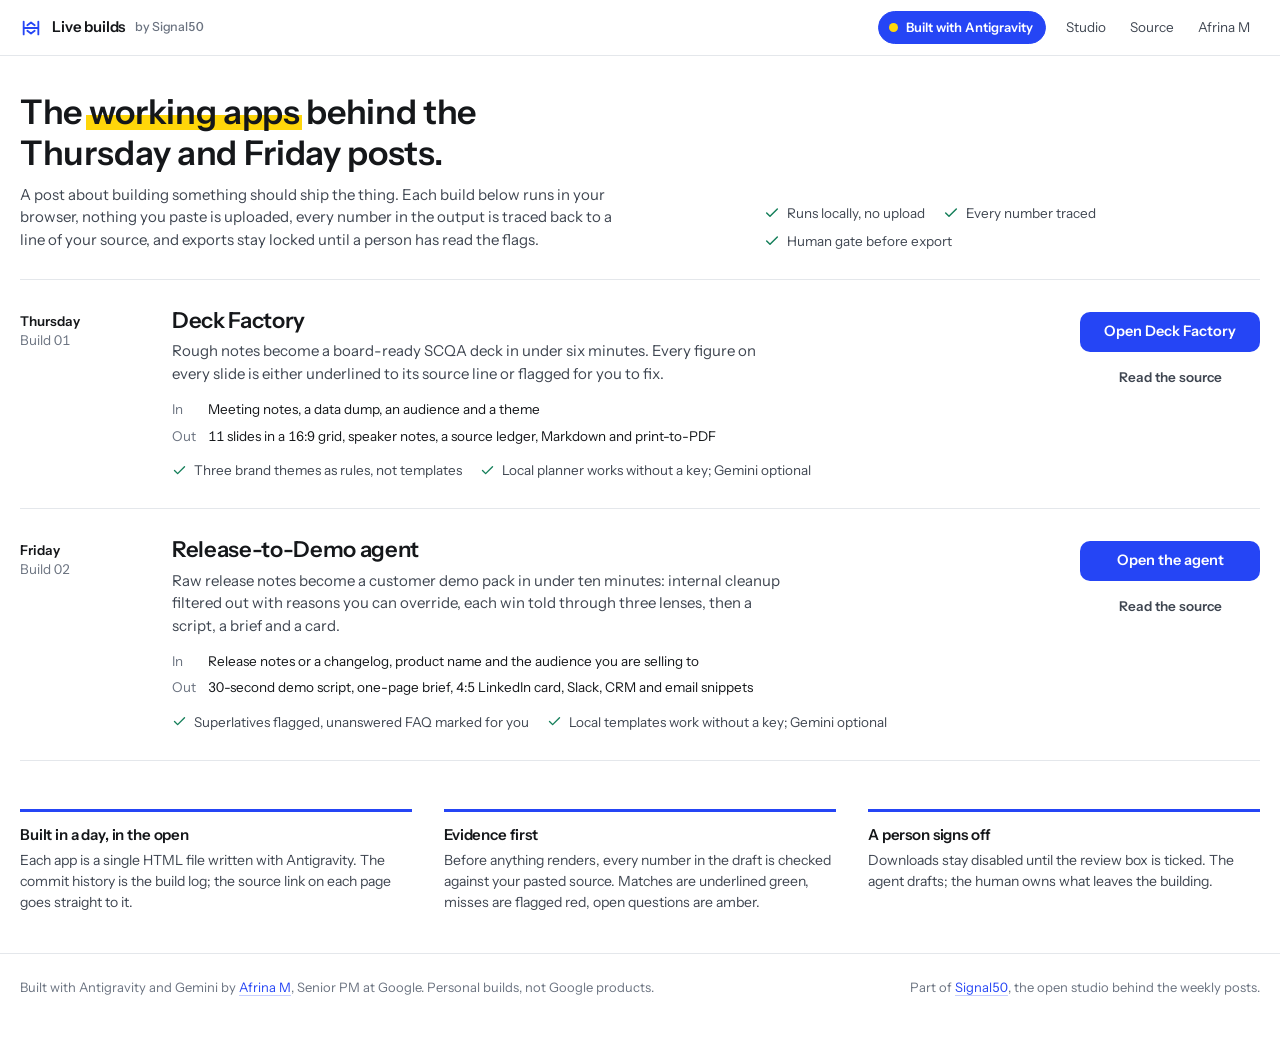
<file: apps/index.html>
<!doctype html>
<html lang="en">
<head>
<meta charset="utf-8" />
<meta name="viewport" content="width=device-width, initial-scale=1" />
<title>Built with Antigravity: live builds by Afrina M</title>
<meta name="description" content="The live apps behind the Thursday and Friday 'Built with Antigravity' posts. Each one runs in your browser, traces every number to its source and keeps a human at the gate." />
<link rel="stylesheet" href="shared/ui.css" />
<style>
  .wrap { max-width: 1320px; margin: 0 auto; padding: 0 20px 8px; }
  .builds { list-style: none; margin: 8px 0 0; padding: 0; border-top: 1px solid var(--line); }
  .build { display: grid; grid-template-columns: 120px minmax(0, 1fr) auto; gap: 12px 32px; padding: 28px 0; border-bottom: 1px solid var(--line); align-items: start; }
  .build .when { font-size: 13.5px; color: var(--ink-3); line-height: 1.4; padding-top: 4px; }
  .build .when b { display: block; color: var(--ink); font-weight: 600; }
  .build h2 { font-size: 22px; letter-spacing: -0.015em; }
  .build h2 a { text-decoration: none; color: inherit; }
  .build h2 a:hover { text-decoration: underline; text-decoration-color: var(--line-2); }
  .build .lede { color: var(--ink-2); margin-top: 6px; max-width: 62ch; }
  .build .io { display: grid; grid-template-columns: auto 1fr; gap: 6px 12px; margin-top: 14px; font-size: 13.5px; }
  .build .io dt { color: var(--ink-3); }
  .build .io dd { margin: 0; color: var(--ink); }
  .build .checks { display: flex; flex-wrap: wrap; gap: 6px 18px; margin: 14px 0 0; padding: 0; list-style: none; font-size: 13.5px; color: var(--ink-2); }
  .build .checks li { display: inline-flex; align-items: center; gap: 7px; }
  .build .checks svg { width: 15px; height: 15px; color: var(--verified); flex: none; }
  .build .go { padding-top: 4px; display: flex; flex-direction: column; gap: 8px; align-items: stretch; min-width: 180px; }
  .how { max-width: 1320px; margin: 40px auto 0; padding: 0 20px; display: grid; grid-template-columns: repeat(3, minmax(0, 1fr)); gap: 24px 32px; }
  .how > div { border-top: 3px solid var(--brand); padding-top: 14px; }
  .how h3 { font-size: 15px; }
  .how p { color: var(--ink-2); font-size: 14px; margin-top: 6px; }
  @media (max-width: 960px) {
    .build { grid-template-columns: 1fr; gap: 10px; }
    .build .when { display: flex; gap: 8px; padding-top: 0; }
    .build .go { flex-direction: row; min-width: 0; }
    .how { grid-template-columns: 1fr; }
  }
</style>
</head>
<body>
<a class="skip" href="#builds">Skip to the builds</a>
<header class="topbar">
  <a class="brand" href="./" aria-label="Signal50 live builds">
    <svg viewBox="0 0 24 24" fill="none" stroke="currentColor" stroke-width="2" stroke-linecap="round" stroke-linejoin="round" aria-hidden="true"><path d="M4 19V5M4 12h16M20 5v14"/><path d="M8 9l4-3 4 3M8 15l4 3 4-3"/></svg>
    Live builds <small>by Signal50</small>
  </a>
  <nav class="topnav" aria-label="Site">
    <span class="built"><i></i>Built with Antigravity</span>
    <a href="../" class="hide-sm">Studio</a>
    <a href="https://github.com/Afrinam19/signal50/tree/main/apps" target="_blank" rel="noopener">Source</a>
    <a href="https://www.linkedin.com/in/afrina-m/" target="_blank" rel="noopener">Afrina M</a>
  </nav>
</header>

<section class="intro">
  <div>
    <h1>The <mark class="marker">working apps</mark> behind the Thursday and Friday posts.</h1>
    <p>A post about building something should ship the thing. Each build below runs in your browser, nothing you paste is uploaded, every number in the output is traced back to a line of your source, and exports stay locked until a person has read the flags.</p>
  </div>
  <div class="facts" aria-label="What every build guarantees">
    <span><svg viewBox="0 0 24 24" fill="none" stroke="currentColor" stroke-width="2.2" stroke-linecap="round" stroke-linejoin="round" aria-hidden="true"><path d="M20 6 9 17l-5-5"/></svg>Runs locally, no upload</span>
    <span><svg viewBox="0 0 24 24" fill="none" stroke="currentColor" stroke-width="2.2" stroke-linecap="round" stroke-linejoin="round" aria-hidden="true"><path d="M20 6 9 17l-5-5"/></svg>Every number traced</span>
    <span><svg viewBox="0 0 24 24" fill="none" stroke="currentColor" stroke-width="2.2" stroke-linecap="round" stroke-linejoin="round" aria-hidden="true"><path d="M20 6 9 17l-5-5"/></svg>Human gate before export</span>
  </div>
</section>

<main class="wrap" id="builds">
  <ol class="builds">
    <li class="build">
      <div class="when"><b>Thursday</b> Build 01</div>
      <div>
        <h2><a href="deck-factory/">Deck Factory</a></h2>
        <p class="lede">Rough notes become a board-ready SCQA deck in under six minutes. Every figure on every slide is either underlined to its source line or flagged for you to fix.</p>
        <dl class="io">
          <dt>In</dt><dd>Meeting notes, a data dump, an audience and a theme</dd>
          <dt>Out</dt><dd>11 slides in a 16:9 grid, speaker notes, a source ledger, Markdown and print-to-PDF</dd>
        </dl>
        <ul class="checks">
          <li><svg viewBox="0 0 24 24" fill="none" stroke="currentColor" stroke-width="2.2" stroke-linecap="round" stroke-linejoin="round" aria-hidden="true"><path d="M20 6 9 17l-5-5"/></svg>Three brand themes as rules, not templates</li>
          <li><svg viewBox="0 0 24 24" fill="none" stroke="currentColor" stroke-width="2.2" stroke-linecap="round" stroke-linejoin="round" aria-hidden="true"><path d="M20 6 9 17l-5-5"/></svg>Local planner works without a key; Gemini optional</li>
        </ul>
      </div>
      <div class="go">
        <a class="btn" href="deck-factory/">Open Deck Factory</a>
        <a class="btn ghost sm" href="https://github.com/Afrinam19/signal50/tree/main/apps/deck-factory" target="_blank" rel="noopener">Read the source</a>
      </div>
    </li>
    <li class="build">
      <div class="when"><b>Friday</b> Build 02</div>
      <div>
        <h2><a href="release-to-demo/">Release-to-Demo agent</a></h2>
        <p class="lede">Raw release notes become a customer demo pack in under ten minutes: internal cleanup filtered out with reasons you can override, each win told through three lenses, then a script, a brief and a card.</p>
        <dl class="io">
          <dt>In</dt><dd>Release notes or a changelog, product name and the audience you are selling to</dd>
          <dt>Out</dt><dd>30-second demo script, one-page brief, 4:5 LinkedIn card, Slack, CRM and email snippets</dd>
        </dl>
        <ul class="checks">
          <li><svg viewBox="0 0 24 24" fill="none" stroke="currentColor" stroke-width="2.2" stroke-linecap="round" stroke-linejoin="round" aria-hidden="true"><path d="M20 6 9 17l-5-5"/></svg>Superlatives flagged, unanswered FAQ marked for you</li>
          <li><svg viewBox="0 0 24 24" fill="none" stroke="currentColor" stroke-width="2.2" stroke-linecap="round" stroke-linejoin="round" aria-hidden="true"><path d="M20 6 9 17l-5-5"/></svg>Local templates work without a key; Gemini optional</li>
        </ul>
      </div>
      <div class="go">
        <a class="btn" href="release-to-demo/">Open the agent</a>
        <a class="btn ghost sm" href="https://github.com/Afrinam19/signal50/tree/main/apps/release-to-demo" target="_blank" rel="noopener">Read the source</a>
      </div>
    </li>
  </ol>
</main>

<section class="how" aria-label="How the builds are made">
  <div><h3>Built in a day, in the open</h3><p>Each app is a single HTML file written with Antigravity. The commit history is the build log; the source link on each page goes straight to it.</p></div>
  <div><h3>Evidence first</h3><p>Before anything renders, every number in the draft is checked against your pasted source. Matches are underlined green, misses are flagged red, open questions are amber.</p></div>
  <div><h3>A person signs off</h3><p>Downloads stay disabled until the review box is ticked. The agent drafts; the human owns what leaves the building.</p></div>
</section>

<footer class="foot"><div class="in">
  <span>Built with Antigravity and Gemini by <a href="https://www.linkedin.com/in/afrina-m/">Afrina M</a>, Senior PM at Google. Personal builds, not Google products.</span>
  <span>Part of <a href="../">Signal50</a>, the open studio behind the weekly posts.</span>
</div></footer>
</body>
</html>
</file>
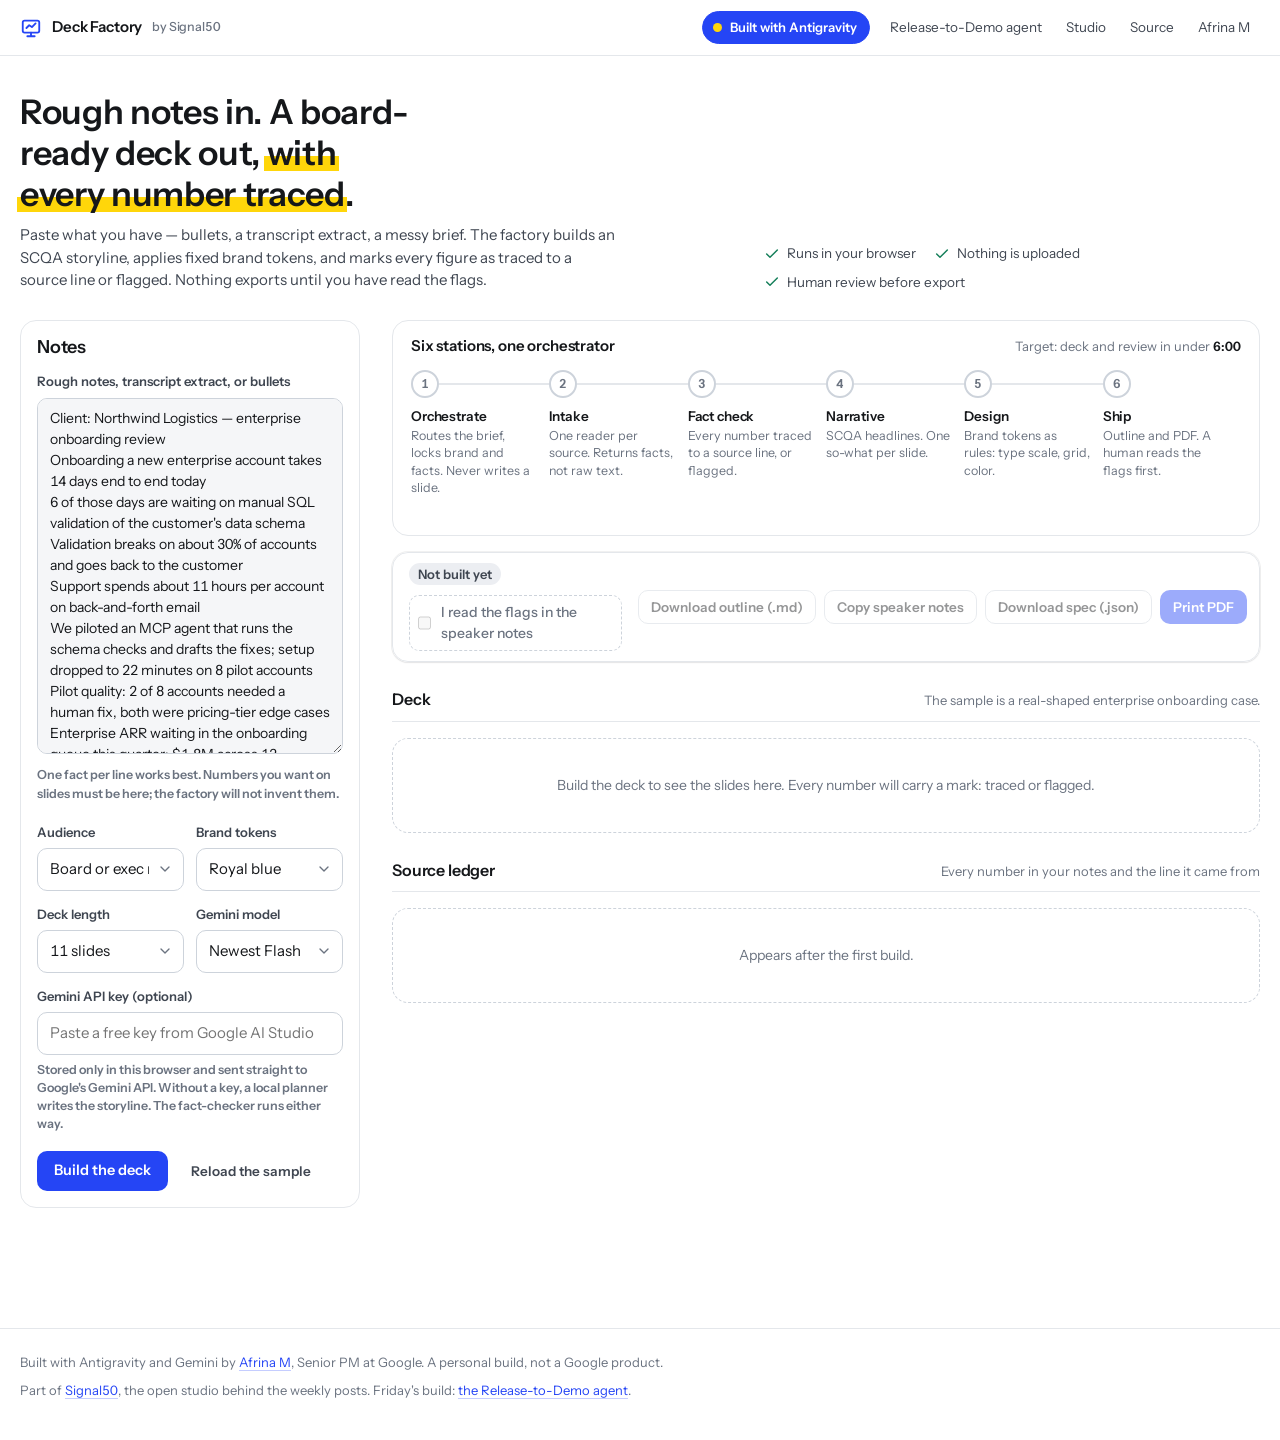
<file: apps/deck-factory/index.html>
<!doctype html>
<html lang="en">
<head>
<meta charset="utf-8" />
<meta name="viewport" content="width=device-width, initial-scale=1" />
<title>Deck Factory — rough notes to a board-ready deck, every number traced</title>
<meta name="description" content="Paste rough notes and get a board-ready SCQA deck where every number is traced to a source line or flagged. Runs in your browser; nothing is uploaded. Built with Antigravity by Afrina M." />
<link rel="stylesheet" href="../shared/ui.css" />
<style>
  /* ---- slides (the deck's own brand tokens; separate from the app UI) ---- */
  .deck { display: grid; grid-template-columns: 1fr; gap: 22px; }
  @media (min-width: 1600px) { .deck { grid-template-columns: 1fr 1fr; } }
  .slidewrap { break-inside: avoid; min-width: 0; }
  .slide { aspect-ratio: 16/9; width: 100%; border-radius: var(--r-2); overflow: hidden; position: relative; padding: 5.2% 5.5% 4.6%; display: flex; flex-direction: column; background: var(--s-bg); color: var(--s-ink); font-family: var(--s-font); border: 1px solid var(--line); container-type: inline-size; }
  .slide .kicker { font-size: 1.8cqw; font-weight: 600; color: var(--s-accent); margin-bottom: 1.2cqw; }
  .slide h2.hl { font-size: 3.6cqw; line-height: 1.15; margin: 0 0 2.2cqw; font-weight: 600; letter-spacing: -.015em; max-width: 92%; color: var(--s-ink); }
  .slide.title h2.hl { font-size: 5.2cqw; max-width: 86%; margin-top: auto; }
  .slide.title .st { font-size: 2.2cqw; color: var(--s-mute); max-width: 80%; margin-bottom: auto; }
  .slide ul { margin: 0; padding-left: 2.4cqw; font-size: 2.3cqw; line-height: 1.4; display: grid; gap: 1.2cqw; }
  .slide ul li::marker { color: var(--s-accent); }
  .slide .two { display: grid; grid-template-columns: 1fr 1fr; gap: 3cqw; }
  .slide .big { font-size: 6cqw; font-weight: 600; color: var(--s-accent); line-height: 1; margin: 1cqw 0 .6cqw; letter-spacing: -.02em; font-variant-numeric: tabular-nums; }
  .slide .cap { font-size: 1.9cqw; color: var(--s-mute); }
  .slide table { border-collapse: collapse; width: 100%; font-size: 2.1cqw; }
  .slide th, .slide td { text-align: left; padding: .9cqw 1cqw; border-bottom: 1px solid var(--s-line); }
  .slide th { color: var(--s-mute); font-weight: 600; font-size: 1.7cqw; }
  .slide .foot { margin-top: auto; display: flex; justify-content: space-between; align-items: center; gap: 2cqw; font-size: 1.5cqw; color: var(--s-mute); padding-top: 1.5cqw; border-top: 1px solid var(--s-line); }
  .slide .foot span { min-width: 0; overflow: hidden; text-overflow: ellipsis; white-space: nowrap; }
  .slide .flag { background: #FCE8E6; color: #B42318; }
  .slide .ok { text-decoration-color: var(--s-accent); }
  .slide svg { width: 100%; height: auto; display: block; }
  .notes { font-size: 13px; color: var(--ink-2); margin-top: 8px; }
  .notes summary { cursor: pointer; font-weight: 600; color: var(--ink); list-style: none; display: flex; align-items: center; gap: 8px; }
  .notes summary::-webkit-details-marker { display: none; }
  .notes summary::before { content: ""; width: 7px; height: 7px; border-right: 1.5px solid var(--ink-3); border-bottom: 1.5px solid var(--ink-3); transform: rotate(-45deg); transition: transform .15s; margin-left: 2px; }
  .notes[open] summary::before { transform: rotate(45deg); }
  .notes .body { padding: 8px 0 0 17px; line-height: 1.5; }
  .notes .flagline { color: var(--danger); font-weight: 600; margin-top: 6px; }
  .theme-royal { --s-bg: #FFFFFF; --s-ink: #15171A; --s-mute: #5B6473; --s-accent: #2545F5; --s-line: #E4E7EB; --s-font: var(--font); }
  .theme-royal.title { --s-bg: #2545F5; --s-ink: #FFFFFF; --s-mute: rgba(255, 255, 255, .8); --s-accent: #FFD60A; --s-line: rgba(255, 255, 255, .3); }
  .theme-royal .ok { text-decoration: none; background: linear-gradient(180deg, transparent 60%, #FFD60A 60%, #FFD60A 96%, transparent 96%); }
  .theme-royal.title .ok { background: none; text-decoration: underline; text-decoration-color: #FFD60A; text-decoration-thickness: .08em; text-underline-offset: .12em; }
  .theme-royal:not(.title)::after { content: ""; position: absolute; left: 0; top: 0; bottom: 0; width: 1.1cqw; background: #2545F5; }
  .theme-slate { --s-bg: #0F172A; --s-ink: #F8FAFC; --s-mute: #A5B4CF; --s-accent: #7DB0FF; --s-line: rgba(255, 255, 255, .14); --s-font: var(--font); }
  .theme-warm { --s-bg: #FBF8F3; --s-ink: #1F1A17; --s-mute: #6E655C; --s-accent: #9A4B2F; --s-line: #E6DCCD; --s-font: var(--font); }
  .theme-mono { --s-bg: #FFFFFF; --s-ink: #111111; --s-mute: #666666; --s-accent: #111111; --s-line: #E5E5E5; --s-font: var(--serif); }
  .theme-mono h2.hl { font-weight: 400; letter-spacing: 0; }
  .theme-mono .big { font-weight: 400; }
  @media print {
    @page { size: 13.333in 7.5in; margin: 0; }
    #ledger-section, .notes, .section-head { display: none !important; }
    .deck { display: block; }
    .slidewrap { page-break-after: always; }
    .slide { width: 13.333in; height: 7.5in; aspect-ratio: auto; border-radius: 0; border: 0; -webkit-print-color-adjust: exact; print-color-adjust: exact; }
  }
</style>
</head>
<body>
<a class="skip" href="#main">Skip to the workbench</a>
<header class="topbar">
  <a class="brand" href="./" aria-label="Deck Factory home">
    <svg viewBox="0 0 24 24" fill="none" stroke="currentColor" stroke-width="2" stroke-linecap="round" stroke-linejoin="round" aria-hidden="true"><rect x="3" y="4" width="18" height="13" rx="2"/><path d="M8 21h8M12 17v4M7 12l3-3 3 2 4-4"/></svg>
    Deck Factory <small>by Signal50</small>
  </a>
  <nav class="topnav" aria-label="Site">
    <span class="built"><i></i>Built with Antigravity</span>
    <a href="../release-to-demo/" class="hide-sm">Release-to-Demo agent</a>
    <a href="../../" class="hide-sm">Studio</a>
    <a href="https://github.com/Afrinam19/signal50/tree/main/apps/deck-factory" target="_blank" rel="noopener">Source</a>
    <a href="https://www.linkedin.com/in/afrina-m/" target="_blank" rel="noopener">Afrina M</a>
  </nav>
</header>

<section class="intro">
  <div>
    <h1>Rough notes in. A board-ready deck out, <mark class="marker">with every number traced</mark>.</h1>
    <p>Paste what you have — bullets, a transcript extract, a messy brief. The factory builds an SCQA storyline, applies fixed brand tokens, and marks every figure as traced to a source line or flagged. Nothing exports until you have read the flags.</p>
  </div>
  <div class="facts" aria-label="How it runs">
    <span><svg viewBox="0 0 24 24" fill="none" stroke="currentColor" stroke-width="2.2" stroke-linecap="round" stroke-linejoin="round" aria-hidden="true"><path d="M20 6 9 17l-5-5"/></svg>Runs in your browser</span>
    <span><svg viewBox="0 0 24 24" fill="none" stroke="currentColor" stroke-width="2.2" stroke-linecap="round" stroke-linejoin="round" aria-hidden="true"><path d="M20 6 9 17l-5-5"/></svg>Nothing is uploaded</span>
    <span><svg viewBox="0 0 24 24" fill="none" stroke="currentColor" stroke-width="2.2" stroke-linecap="round" stroke-linejoin="round" aria-hidden="true"><path d="M20 6 9 17l-5-5"/></svg>Human review before export</span>
  </div>
</section>

<main id="main" class="shell">
  <aside class="side">
    <form class="panel" id="form" onsubmit="return false">
      <h2>Notes</h2>
      <label class="field" for="notes">
        <span>Rough notes, transcript extract, or bullets</span>
        <textarea id="notes" class="textarea" spellcheck="false" rows="16"></textarea>
        <span class="help">One fact per line works best. Numbers you want on slides must be here; the factory will not invent them.</span>
      </label>
      <div class="row2">
        <label class="field" for="audience"><span>Audience</span>
          <select id="audience" class="select">
            <option value="board">Board or exec review</option>
            <option value="cfo">CFO or budget owner</option>
            <option value="customer">Customer executive</option>
          </select>
        </label>
        <label class="field" for="theme"><span>Brand tokens</span>
          <select id="theme" class="select">
            <option value="royal">Royal blue</option>
            <option value="slate">Enterprise slate</option>
            <option value="warm">Warm studio</option>
            <option value="mono">Mono serif</option>
          </select>
        </label>
      </div>
      <div class="row2">
        <label class="field" for="slides"><span>Deck length</span>
          <select id="slides" class="select">
            <option value="11">11 slides</option>
            <option value="7">7 slides</option>
          </select>
        </label>
        <label class="field" for="gmodel"><span>Gemini model</span>
          <select id="gmodel" class="select"><option value="">Newest Flash</option></select>
        </label>
      </div>
      <label class="field" for="gkey">
        <span>Gemini API key (optional)</span>
        <input id="gkey" class="input" type="password" autocomplete="off" placeholder="Paste a free key from Google AI Studio" />
        <span class="help">Stored only in this browser and sent straight to Google's Gemini API. Without a key, a local planner writes the storyline. The fact-checker runs either way.</span>
      </label>
      <div class="run-row">
        <button class="btn" id="run" type="button">Build the deck</button>
        <button class="btn ghost sm" id="sample" type="button">Reload the sample</button>
      </div>
    </form>
  </aside>

  <div class="work">
    <section class="railwrap" aria-label="Pipeline">
      <div class="railhead">
        <h2>Six stations, one orchestrator</h2>
        <div class="clock" id="clock">Target: deck and review in under <b>6:00</b></div>
      </div>
      <ol class="rail" id="stations"></ol>
    </section>

    <div class="review" role="region" aria-label="Review and export">
      <div class="status">
        <span class="chip neutral" id="flagsum">Not built yet</span>
        <label class="gate" id="gate"><input type="checkbox" id="reviewed" disabled /><span>I read the flags in the speaker notes</span></label>
      </div>
      <div class="actions">
        <button class="btn secondary sm" id="dl-md" type="button" disabled>Download outline (.md)</button>
        <button class="btn secondary sm" id="copy-notes" type="button" disabled>Copy speaker notes</button>
        <button class="btn secondary sm" id="dl-json" type="button" disabled>Download spec (.json)</button>
        <button class="btn sm" id="print" type="button" disabled>Print PDF</button>
      </div>
    </div>

    <section class="section" id="deck-section">
      <div class="section-head"><h2>Deck</h2><span class="meta" id="deck-meta">The sample is a real-shaped enterprise onboarding case.</span></div>
      <div id="deck" class="deck"><div class="empty">Build the deck to see the slides here. Every number will carry a mark: traced or flagged.</div></div>
    </section>

    <section class="section" id="ledger-section">
      <div class="section-head"><h2>Source ledger</h2><span class="meta">Every number in your notes and the line it came from</span></div>
      <div id="ledger" class="empty">Appears after the first build.</div>
    </section>
  </div>
</main>

<footer class="foot"><div class="in">
  <span>Built with Antigravity and Gemini by <a href="https://www.linkedin.com/in/afrina-m/">Afrina M</a>, Senior PM at Google. A personal build, not a Google product.</span>
  <span>Part of <a href="../../">Signal50</a>, the open studio behind the weekly posts. Friday's build: <a href="../release-to-demo/">the Release-to-Demo agent</a>.</span>
</div></footer>

<script>
(() => {
  // ------------------------------------------------------------------
  // Sample notes (a realistic enterprise onboarding case)
  // ------------------------------------------------------------------
  const SAMPLE = `Client: Northwind Logistics — enterprise onboarding review
Onboarding a new enterprise account takes 14 days end to end today
6 of those days are waiting on manual SQL validation of the customer's data schema
Validation breaks on about 30% of accounts and goes back to the customer
Support spends about 11 hours per account on back-and-forth email
We piloted an MCP agent that runs the schema checks and drafts the fixes; setup dropped to 22 minutes on 8 pilot accounts
Pilot quality: 2 of 8 accounts needed a human fix, both were pricing-tier edge cases
Enterprise ARR waiting in the onboarding queue this quarter: $1.8M across 12 accounts
Proposal: roll the agent out to all 12 queued accounts with a human review gate on pricing tiers
Need: approval for 1 engineer for 3 weeks plus $4k per month in model and tooling spend
Risk: schema samples can contain PII; the agent must run inside our VPC and no customer data leaves it
Decision needed by Friday so the first 4 accounts can start next week`;

  const STATIONS = [
    { n: 1, t: 'Orchestrate', d: 'Routes the brief, locks brand and facts. Never writes a slide.' },
    { n: 2, t: 'Intake', d: 'One reader per source. Returns facts, not raw text.' },
    { n: 3, t: 'Fact check', d: 'Every number traced to a source line, or flagged.' },
    { n: 4, t: 'Narrative', d: 'SCQA headlines. One so-what per slide.' },
    { n: 5, t: 'Design', d: 'Brand tokens as rules: type scale, grid, color.' },
    { n: 6, t: 'Ship', d: 'Outline and PDF. A human reads the flags first.' }
  ];

  const $ = id => document.getElementById(id);
  const esc = s => String(s == null ? '' : s).replace(/[&<>"']/g, c => ({ '&': '&amp;', '<': '&lt;', '>': '&gt;', '"': '&quot;', "'": '&#39;' }[c]));
  const sleep = ms => new Promise(r => setTimeout(r, ms));

  // ------------------------------------------------------------------
  // Station 2 · Intake: lines → facts with number tokens
  // ------------------------------------------------------------------
  const NUM_RE = /(?:\$\s?)?\d[\d,]*(?:\.\d+)?\s?(?:%|x\b|k\b|K\b|M\b|B\b|bn\b|hrs?\b|hours?\b|days?\b|weeks?\b|months?\b|mins?\b|minutes?\b|seconds?\b|accounts?\b|users?\b|seats?\b|customers?\b|engineers?\b|slides?\b|per\s+month\b|per\s+account\b)?/g;
  const normNum = raw => raw.replace(/[\s,$]/g, '').toLowerCase().replace(/(hours?|hrs?)$/, 'h').replace(/(minutes?|mins?)$/, 'm').replace(/days?$/, 'd').replace(/weeks?$/, 'w').replace(/months?$/, 'mo').replace(/permonth$/, '').replace(/peraccount$/, '').replace(/accounts?$|users?$|seats?$|customers?$|engineers?$|slides?$/, '');
  const coreNum = raw => (raw.replace(/[^\d.]/g, '') || '').replace(/\.$/, '');

  function intake(text) {
    const lines = text.split('\n').map(s => s.trim()).filter(Boolean);
    return lines.map((line, i) => {
      const nums = [];
      let m; NUM_RE.lastIndex = 0;
      while ((m = NUM_RE.exec(line))) { if (/\d/.test(m[0])) nums.push({ raw: m[0].trim(), norm: normNum(m[0]), core: coreNum(m[0]) }); }
      return { id: i + 1, line: line.replace(/^[-•*]\s*/, ''), nums, kind: classify(line) };
    });
  }

  function classify(l) {
    const s = l.toLowerCase();
    if (/^(client|customer|account|context|team|project)\s*:/.test(s)) return 'context';
    if (/^(proposal|recommendation|plan|next step)s?\s*:/.test(s)) return 'answer';
    if (/\b(need|needs|approval|approve|budget|decision|ask|hire|sign[- ]?off)\b/.test(s)) return 'ask';
    if (/\b(risk|pii|compliance|security|vpc|legal|privacy|human (review|fix|check)|gate)\b/.test(s)) return 'risk';
    if (/\b(propos(e|al)|roll ?out|recommend|we will|we should)\b/.test(s)) return 'answer';
    if (/\b(pilot|agent|automat|pipeline|gemini|model|mcp|dropped|cut|reduc|down to|→|faster)\b/.test(s)) return 'solution';
    if (/\b(takes?|cost|manual|break|fail|wait|lost|slow|hours|days|back-and-forth|error|queue|stuck)\b/.test(s)) return 'pain';
    return 'fact';
  }

  // ------------------------------------------------------------------
  // Station 4 · Narrative (local, deterministic planner)
  // ------------------------------------------------------------------
  const short = (s, n = 90) => s.length > n ? s.slice(0, n - 1).replace(/[,;:\s]+\S*$/, '') + '…' : s;
  const clause = (s, n = 64) => { let c = s.split(/[;:]|,\s(?=[a-z])/)[0].trim(); c = c.replace(/^(we|our team|the team)\s+(piloted|built|ran|tested|shipped|launched)\s+(an?\s+)?/i, '').replace(/^(a|an|the)\s+/i, ''); if (c.length > n) c = c.slice(0, n).replace(/\s+\S*$/, ''); return c; };
  const sentenceCase = s => s.charAt(0).toUpperCase() + s.slice(1);
  const stripLead = s => s.replace(/^(proposal|need|risk|decision needed|pilot quality|client|recommendation|plan)\s*:\s*/i, '');
  const unitClass = n => /\$/.test(n.raw) ? 'money' : /%/.test(n.raw) ? 'pct' : /hour|hrs?\b|day|week|month|min|second/i.test(n.raw) ? 'time' : 'count';

  function planLocal(facts, opts) {
    const by = k => facts.filter(f => f.kind === k);
    const pains = by('pain'), sols = by('solution'), answers = by('answer'), risks = by('risk'), asks = by('ask'), ctx = by('context'), other = by('fact');
    const withNums = facts.filter(f => f.nums.length);
    const headlinePain = pains[0] || withNums[0] || facts[0];
    const headlineSol = sols.find(f => f.nums.length) || sols[0] || answers[0];
    const client = ctx[0] ? ctx[0].line.replace(/^[^:]+:\s*/, '').split(/[—–-]/)[0].trim() : '';

    const titleFrom = (p, s) => {
      if (p && s && p.nums.length && s.nums.length) {
        for (const a of p.nums) {
          const b = s.nums.find(x => unitClass(x) === unitClass(a) && x.core !== a.core);
          if (b) return `From ${a.raw} to ${b.raw}: ${sentenceCase(clause(stripLead(s.line)))}`;
        }
      }
      return s ? sentenceCase(clause(stripLead(s.line), 80)) : sentenceCase(clause(stripLead(headlinePain.line), 80));
    };

    const audienceLens = { board: 'the decision this quarter', cfo: 'the cost and the payback', customer: 'what changes for your team' }[opts.audience];
    const slides = [];
    slides.push({ kind: 'title', headline: titleFrom(headlinePain, headlineSol), subtitle: `${client ? client + ' — ' : ''}a proposal focused on ${audienceLens}`, bullets: [], notes: 'Open with the answer. The room should know the ask in the first 20 seconds.', src: [headlinePain, headlineSol].filter(Boolean) });

    slides.push({ kind: 'summary', headline: 'Executive summary', bullets: [
      pains[0] ? `Today: ${short(stripLead(pains[0].line), 110)}` : null,
      pains[1] ? `Cost of staying put: ${short(stripLead(pains[1].line), 110)}` : null,
      headlineSol ? `What changes: ${short(stripLead(headlineSol.line), 120)}` : null,
      asks[0] ? `The ask: ${short(stripLead(asks[0].line), 110)}` : null
    ].filter(Boolean), notes: 'Three lines: situation, complication, answer. If they read nothing else, they read this.', src: [pains[0], pains[1], headlineSol, asks[0]].filter(Boolean) });

    slides.push({ kind: 'situation', headline: pains[0] ? `Situation: ${short(sentenceCase(stripLead(pains[0].line)), 70)}` : 'Situation', bullets: (pains.length ? pains : other).slice(0, 4).map(f => short(sentenceCase(stripLead(f.line)), 120)), notes: 'State what is true today with the numbers from the notes. No adjectives.', src: (pains.length ? pains : other).slice(0, 4) });

    const costFacts = pains.filter(f => f.nums.length).slice(0, 3);
    slides.push({ kind: 'complication', headline: 'Complication: what the status quo costs', bullets: [], stats: costFacts.map(f => ({ big: (f.nums.find(n => /\$|%|h|d|m/.test(n.norm)) || f.nums[0]).raw, cap: short(sentenceCase(stripLead(f.line)), 70) })), notes: 'Each number here must appear in the source ledger. If a stat is flagged, remove it or add the source line.', src: costFacts });

    if (opts.len >= 11) slides.push({ kind: 'question', headline: `The question: ${headlineSol ? 'can we remove the wait without adding risk?' : 'what would it take to fix this?'}`, bullets: [
      'Option A: keep the manual process and add headcount',
      headlineSol ? `Option B: ${short(sentenceCase(stripLead(headlineSol.line)), 100)}` : 'Option B: automate the repeatable checks with a human gate',
      'Option C: do nothing this quarter and absorb the delay'
    ], notes: 'Frame the choice. Boards decide between options, not on a single pitch.', src: headlineSol ? [headlineSol] : [] });

    slides.push({ kind: 'answer', headline: answers[0] ? short(sentenceCase(stripLead(answers[0].line)), 80) : (headlineSol ? short(sentenceCase(stripLead(headlineSol.line)), 80) : 'Recommendation'), bullets: [...answers, ...sols].slice(0, 4).map(f => short(sentenceCase(stripLead(f.line)), 120)), notes: 'One recommendation, stated as a sentence a non-technical exec can repeat.', src: [...answers, ...sols].slice(0, 4) });

    const flow = [...sols, ...answers].slice(0, 4).map(f => short(sentenceCase(stripLead(f.line)).split(/[;,:]/)[0], 34));
    if (risks.length) flow.push('Human review gate');
    slides.push({ kind: 'system', headline: 'How it works', bullets: [], flow: flow.length ? flow : ['Intake', 'Checks', 'Draft', 'Human review'], notes: 'One diagram, left to right. If you need a second diagram, you need a second meeting.', src: [...sols, ...answers].slice(0, 4) });

    const before = pains.filter(f => f.nums.length).slice(0, 3), after = sols.filter(f => f.nums.length).slice(0, 3);
    slides.push({ kind: 'case', headline: 'Business case: before and after', bullets: [], table: Array.from({ length: Math.max(before.length, after.length, 1) }, (_, i) => ({ metric: before[i] ? short(sentenceCase(stripLead(before[i].line)).split(/[;,:]/)[0], 44) : (after[i] ? short(sentenceCase(stripLead(after[i].line)).split(/[;,:]/)[0], 44) : '—'), before: before[i] ? before[i].nums[0].raw : '—', after: after[i] ? (after[i].nums.find(n => n !== after[i].nums[0]) || after[i].nums[0]).raw : '—' })), notes: 'Before/after pairs only. Do not compute percentages the notes do not contain; if you must, label them "derived" and show the math in the appendix.', src: [...before, ...after] });

    if (opts.len >= 11) slides.push({ kind: 'risks', headline: 'Risks and the human check', bullets: (risks.length ? risks : [{ line: 'Define where a wrong output costs the most and put the human review there' }]).slice(0, 4).map(f => short(sentenceCase(stripLead(f.line)), 120)), notes: '"A human checks everything" is a queue, not a quality plan. Say where the human sits and what they sample.', src: risks.slice(0, 4) });

    slides.push({ kind: 'ask', headline: asks[0] ? `Decision needed: ${short(sentenceCase(stripLead(asks[0].line)), 70)}` : 'Decision needed', bullets: [...asks.slice(0, 3).map(f => short(sentenceCase(stripLead(f.line)), 120)), ...(facts.find(f => /next week|by friday|by monday|this quarter/i.test(f.line)) ? [short(sentenceCase(stripLead(facts.find(f => /next week|by friday|by monday|this quarter/i.test(f.line)).line)), 120)] : [])], notes: 'End on the ask and the date. Then stop talking.', src: asks.slice(0, 3) });

    if (opts.len >= 11) slides.push({ kind: 'next', headline: 'Next 30 days', bullets: ['Week 1: approve scope, assign the owner, confirm the review gate', 'Week 2: run the first batch with full human review on every output', 'Week 3: move to sampling where the miss rate allows; publish the numbers', 'Week 4: decide to expand, hold, or stop, with the data from weeks 2 and 3'], notes: 'Generic by design: edit the weeks to match the notes. No numbers here, so nothing to flag.', src: [] });

    return { title: slides[0].headline, subtitle: slides[0].subtitle, slides, mode: 'local planner' };
  }

  // ------------------------------------------------------------------
  // Optional · Gemini planner (BYO key, called straight from the browser)
  // ------------------------------------------------------------------
  const NON_TEXT_MODEL_RE = /(?:^|[-/])(image|imagen|veo|tts|audio|live|whisper|embedding|embed|aqa|medlm|learnlm|robotics|computer-use|gemma-3n)(?:$|[-/0-9])/i;
  async function listModels(key) {
    const r = await fetch(`https://generativelanguage.googleapis.com/v1beta/models?key=${encodeURIComponent(key)}&pageSize=200`);
    if (!r.ok) throw new Error(`models ${r.status}`);
    const j = await r.json();
    return (j.models || [])
      .filter(m => (m.supportedGenerationMethods || []).includes('generateContent'))
      .map(m => m.name.replace(/^models\//, ''))
      .filter(n => /^gemini-/i.test(n) && !NON_TEXT_MODEL_RE.test(n));
  }
  function pickModel(models) {
    const score = n => {
      if (NON_TEXT_MODEL_RE.test(n)) return -1e6;
      if (/^gemini-2\.5-flash$/i.test(n)) return 60;
      if (/^gemini-2\.5-pro$/i.test(n)) return 52;
      if (/^gemini-2\.0-flash$/i.test(n)) return 46;
      if (/^gemini-2\.5-flash-lite$/i.test(n)) return 42;
      return (/flash/i.test(n) ? 10 : 0) + (/-lite|8b/i.test(n) ? -3 : 0) + (/preview|exp/i.test(n) ? -2 : 0) + (parseFloat((n.match(/gemini-(\d+(?:\.\d+)?)/) || [])[1] || 0) * 2);
    };
    return models.slice().sort((a, b) => score(b) - score(a))[0] || 'gemini-2.5-flash';
  }
  function parseJsonBlock(raw) {
    const clean = String(raw || '').replace(/```json\s*|```/gi, '').trim();
    try { return JSON.parse(clean); } catch (_) {}
    const i = clean.indexOf('{'), j = clean.lastIndexOf('}');
    if (i >= 0 && j > i) return JSON.parse(clean.slice(i, j + 1));
    throw new Error('Could not parse JSON from Gemini response');
  }
  async function planGemini(facts, opts, key, model) {
    const prompt = `You are the Narrative station of a deck factory. Build an SCQA executive deck from the facts below for this audience: ${opts.audience}.
Rules (hard):
- Use ONLY numbers that appear verbatim in the facts. Never invent, round, or compute new numbers. If you need a number that is not there, write "[needs source]" instead.
- ${opts.len} slides max in this order: title, executive summary, situation, complication, question/options, answer, how it works (steps list), business case (before/after rows), risks + human check, decision/ask, next 30 days. Skip question, risks, next-30 if only 7 slides.
- Headlines are full sentences with a so-what. Bullets are short, plain English, no buzzwords, no "leverage", "unlock", "game-changer", "seamless".
- For each slide list the fact ids you used in "src".
Return JSON only: {"title":"","subtitle":"","slides":[{"kind":"title|summary|situation|complication|question|answer|system|case|risks|ask|next","headline":"","subtitle":"","bullets":[""],"flow":[""],"table":[{"metric":"","before":"","after":""}],"stats":[{"big":"","cap":""}],"notes":"","src":[1]}]}
Facts:
${facts.map(f => `${f.id}. ${f.line}`).join('\n')}`;
    const r = await fetch(`https://generativelanguage.googleapis.com/v1beta/models/${model}:generateContent?key=${encodeURIComponent(key)}`, {
      method: 'POST', headers: { 'Content-Type': 'application/json' },
      body: JSON.stringify({ contents: [{ parts: [{ text: prompt }] }], generationConfig: { temperature: 0.3, responseMimeType: 'application/json' } })
    });
    if (!r.ok) throw new Error(`Gemini ${r.status}: ${(await r.text()).slice(0, 200)}`);
    const j = await r.json();
    const parts = j.candidates?.[0]?.content?.parts || [];
    const text = (parts.filter(p => !p.thought).map(p => p.text || '').join('') || parts.map(p => p.text || '').join('')).trim();
    const parsed = parseJsonBlock(text);
    const byId = Object.fromEntries(facts.map(f => [f.id, f]));
    parsed.slides = (parsed.slides || []).map(s => ({ ...s, bullets: s.bullets || [], src: (s.src || []).map(i => byId[i]).filter(Boolean) }));
    parsed.mode = model;
    return parsed;
  }

  // ------------------------------------------------------------------
  // Station 3 · Fact check: every number on every slide must exist in the source
  // ------------------------------------------------------------------
  function factCheck(plan, facts) {
    const sourceCores = new Set(facts.flatMap(f => f.nums.map(n => n.core)).filter(Boolean));
    const sourceNorms = new Set(facts.flatMap(f => f.nums.map(n => n.norm)));
    let total = 0, flagged = 0;
    const mark = (text) => {
      const s = String(text || '');
      const toks = []; let m; NUM_RE.lastIndex = 0;
      while ((m = NUM_RE.exec(s))) { if (/\d/.test(m[0])) toks.push([m.index, m.index + m[0].length, m[0]]); }
      let out = '', last = 0;
      for (const [a, b, tok] of toks) {
        out += esc(s.slice(last, a)); last = b;
        const core = coreNum(tok), norm = normNum(tok);
        if (/^(week|option|slide|q)\s/i.test(tok) || (/^\d{1,2}$/.test(core) && /week|option|step|slide|day\s\d/i.test(s) && !sourceCores.has(core))) { out += esc(tok); continue; }
        total++;
        const ok = sourceNorms.has(norm) || sourceCores.has(core);
        if (!ok) flagged++;
        out += ok ? `<span class="ok" title="Traced to the notes">${esc(tok)}</span>` : `<span class="flag" title="Not found in the notes">${esc(tok)} ⚑</span>`;
      }
      return out + esc(s.slice(last));
    };
    plan.slides.forEach(s => {
      s._h = s.kind === 'next' ? esc(s.headline) : mark(s.headline); s._st = mark(s.subtitle || '');
      s._b = (s.bullets || []).map(mark);
      s._stats = (s.stats || []).map(x => ({ big: mark(x.big), cap: mark(x.cap) }));
      s._table = (s.table || []).map(r => ({ metric: mark(r.metric), before: mark(r.before), after: mark(r.after) }));
      s._flow = (s.flow || []).map(x => esc(x));
      const flags = [...(s._h + ' ' + s._st + ' ' + s._b.join(' ') + ' ' + s._stats.map(x => x.big + x.cap).join(' ') + ' ' + s._table.map(r => r.metric + r.before + r.after).join(' ')).matchAll(/class="flag"[^>]*>([^<]+) ⚑/g)].map(m => m[1]);
      s._flags = flags;
    });
    return { total, flagged };
  }

  // ------------------------------------------------------------------
  // Station 5 · Design system: render slides from tokens
  // ------------------------------------------------------------------
  function renderDeck(plan, theme) {
    const deckEl = $('deck');
    const srcChips = s => (s.src || []).length ? `Sources ${s.src.map(f => 'L' + f.id).join(', ')}` : 'No numeric claims';
    const flowSvg = steps => {
      const n = steps.length, w = 1000, h = 190, bw = Math.min(200, (w - 40 - (n - 1) * 28) / n), y = 50;
      return `<svg viewBox="0 0 ${w} ${h}" role="img" aria-label="Process flow">${steps.map((t, i) => { const x = 20 + i * (bw + 28); const last = i === n - 1; const words = t.split(' '); const l1 = words.slice(0, Math.ceil(words.length / 2)).join(' '), l2 = words.slice(Math.ceil(words.length / 2)).join(' '); return `<rect x="${x}" y="${y}" width="${bw}" height="90" rx="12" fill="${last ? 'var(--s-accent)' : 'transparent'}" stroke="var(--s-accent)" stroke-width="2"/><text x="${x + bw / 2}" y="${y + 40}" text-anchor="middle" font-size="17" font-weight="600" fill="${last ? 'var(--s-bg)' : 'var(--s-ink)'}">${esc(l1)}</text><text x="${x + bw / 2}" y="${y + 64}" text-anchor="middle" font-size="17" font-weight="600" fill="${last ? 'var(--s-bg)' : 'var(--s-ink)'}">${esc(l2)}</text><text x="${x + 14}" y="${y - 14}" font-size="13" fill="var(--s-mute)" font-weight="600">${i + 1}</text>${i < n - 1 ? `<path d="M${x + bw + 4} ${y + 45} h18 m-6 -6 l6 6 l-6 6" stroke="var(--s-mute)" stroke-width="2" fill="none"/>` : ''}`; }).join('')}</svg>`;
    };
    deckEl.innerHTML = plan.slides.map((s, i) => {
      let body = '';
      if (s.kind === 'title') body = `<div class="kicker">${esc(plan.brand || 'Proposal')}</div><h2 class="hl">${s._h}</h2><div class="st">${s._st}</div>`;
      else if (s.kind === 'complication' && s._stats.length) body = `<h2 class="hl">${s._h}</h2><div class="two" style="grid-template-columns:repeat(${Math.min(3, s._stats.length)},1fr)">${s._stats.map(x => `<div><div class="big">${x.big}</div><div class="cap">${x.cap}</div></div>`).join('')}</div>`;
      else if (s.kind === 'system') body = `<h2 class="hl">${s._h}</h2>${flowSvg(s._flow.length ? s._flow : ['Intake', 'Checks', 'Draft', 'Human review'])}`;
      else if (s.kind === 'case' && s._table.length) body = `<h2 class="hl">${s._h}</h2><table><thead><tr><th>Metric</th><th>Before</th><th>After</th></tr></thead><tbody>${s._table.map(r => `<tr><td>${r.metric}</td><td>${r.before}</td><td>${r.after}</td></tr>`).join('')}</tbody></table></div>`;
      else body = `<h2 class="hl">${s._h}</h2><ul>${s._b.map(b => `<li>${b}</li>`).join('')}</ul>`;
      const notes = `${esc(s.notes || '')}${s._flags.length ? `<div class="flagline">${s._flags.length} number${s._flags.length > 1 ? 's' : ''} not found in the notes: ${s._flags.map(esc).join(', ')}. Add a source line or remove before this ships.</div>` : ''}`;
      return `<div class="slidewrap"><div class="slide theme-${theme} ${s.kind}">${body}<div class="foot"><span>${esc(plan.client ? plan.client : '')}${plan.client && plan.title ? '&nbsp;&nbsp;' : ''}${esc(plan.title || '').slice(0, 60)}</span><span>${srcChips(s)}&nbsp;&nbsp;${i + 1} of ${plan.slides.length}</span></div></div><details class="notes" ${s._flags.length ? 'open' : ''}><summary>Speaker notes ${s._flags.length ? `<span class="chip bad">${s._flags.length} flag${s._flags.length > 1 ? 's' : ''}</span>` : '<span class="chip ok">clean</span>'}</summary><div class="body">${notes}</div></details></div>`;
    }).join('');
  }

  function renderLedger(facts) {
    const rows = facts.filter(f => f.nums.length);
    $('ledger').className = rows.length ? '' : 'empty';
    $('ledger').innerHTML = rows.length ? `<div class="tablewrap"><table class="table"><thead><tr><th>Line</th><th>Numbers</th><th>Kind</th><th>Source text</th></tr></thead><tbody>${rows.map(f => `<tr><td><code>L${f.id}</code></td><td>${f.nums.map(n => `<code>${esc(n.raw)}</code>`).join(' ')}</td><td>${esc(f.kind)}</td><td>${esc(f.line)}</td></tr>`).join('')}</tbody></table></div>` : 'No numbers found in the notes. Add the figures you want on slides.';
  }

  // ------------------------------------------------------------------
  // Exports
  // ------------------------------------------------------------------
  const plain = html => html.replace(/<[^>]+>/g, '').replace(/ ⚑/g, ' [needs source]').replace(/&nbsp;/g, ' ').replace(/&amp;/g, '&').replace(/&lt;/g, '<').replace(/&gt;/g, '>').replace(/&quot;/g, '"').replace(/&#39;/g, "'");
  function toMarkdown(plan) {
    const out = [`# ${plan.title}`, plan.subtitle ? `_${plan.subtitle}_` : '', '', `Built with Antigravity. Planner: ${plan.mode}. ${new Date().toISOString().slice(0, 10)}`, ''];
    plan.slides.forEach((s, i) => {
      out.push(`---`, `## ${i + 1}. ${plain(s._h)}`);
      if (s._st && s.kind === 'title') out.push(plain(s._st));
      s._b.forEach(b => out.push(`- ${plain(b)}`));
      (s._stats || []).forEach(x => out.push(`- **${plain(x.big)}** — ${plain(x.cap)}`));
      if (s._table && s._table.length) { out.push('', '| Metric | Before | After |', '|---|---|---|'); s._table.forEach(r => out.push(`| ${plain(r.metric)} | ${plain(r.before)} | ${plain(r.after)} |`)); }
      if (s._flow && s._flow.length && s.kind === 'system') out.push(s._flow.map((f, k) => `${k + 1}. ${f}`).join(' → '));
      out.push('', `> Speaker notes: ${s.notes || ''}${s._flags.length ? ` Unsourced numbers: ${s._flags.join(', ')}` : ''}`, `> Sources: ${(s.src || []).map(f => 'L' + f.id).join(', ') || 'none'}`, '');
    });
    return out.join('\n');
  }
  function download(name, text, type = 'text/plain') {
    const a = document.createElement('a'); a.href = URL.createObjectURL(new Blob([text], { type })); a.download = name; document.body.appendChild(a); a.click(); setTimeout(() => { URL.revokeObjectURL(a.href); a.remove(); }, 500);
  }

  // ------------------------------------------------------------------
  // Orchestrator (Station 1)
  // ------------------------------------------------------------------
  let plan = null, facts = [], t0 = 0, clockTimer = null, check = { total: 0, flagged: 0 };
  const stationEls = {};
  $('stations').innerHTML = STATIONS.map(s => `<li class="station" id="st-${s.n}"><div class="n" aria-hidden="true">${s.n}</div><h3>${s.t}</h3><p>${s.d}</p><div class="m" aria-live="polite"></div></li>`).join('');
  STATIONS.forEach(s => stationEls[s.n] = $('st-' + s.n));
  const setStation = (n, state, metric) => { const el = stationEls[n]; el.className = 'station ' + state; if (metric != null) el.querySelector('.m').textContent = metric; };
  const resetStations = () => STATIONS.forEach(s => setStation(s.n, '', ''));
  const fmt = ms => { const s = Math.floor(ms / 1000); return `${Math.floor(s / 60)}:${String(s % 60).padStart(2, '0')}`; };
  const startClock = () => { t0 = performance.now(); clearInterval(clockTimer); clockTimer = setInterval(() => { $('clock').innerHTML = `<b>${fmt(performance.now() - t0)}</b> elapsed, target under 6:00 including your review`; }, 500); };
  const stopClock = () => { clearInterval(clockTimer); $('clock').innerHTML = `Built and reviewed in <b>${fmt(performance.now() - t0)}</b>. Target was 6:00.`; };
  const setExports = on => ['dl-md', 'copy-notes', 'dl-json', 'print'].forEach(id => $(id).disabled = !on);
  const setStatus = (text, cls) => { const fs = $('flagsum'); fs.textContent = text; fs.className = 'chip ' + cls; };

  async function run() {
    const text = $('notes').value.trim(); if (!text) { $('notes').focus(); setStatus('Paste some notes first', 'todo'); return; }
    const opts = { audience: $('audience').value, len: Number($('slides').value), theme: $('theme').value };
    const key = $('gkey').value.trim(); localStorage.setItem('deckfactory.key', key); localStorage.setItem('deckfactory.notes', $('notes').value);
    $('run').disabled = true; $('run').textContent = 'Building…'; $('reviewed').checked = false; $('reviewed').disabled = true; $('gate').classList.remove('open'); setExports(false); resetStations(); startClock(); setStatus('Building', 'neutral');
    try {
      setStation(1, 'active', 'Brief received'); await sleep(250);
      setStation(1, 'done', `${opts.len} slides for a ${{ board: 'board review', cfo: 'CFO review', customer: 'customer exec' }[opts.audience]}`);
      setStation(2, 'active', 'Reading…'); await sleep(300);
      facts = intake(text);
      setStation(2, 'done', `${facts.length} facts, ${facts.reduce((a, f) => a + f.nums.length, 0)} numbers`);
      setStation(4, 'active', key ? 'Gemini drafting…' : 'Local planner drafting…');
      if (key) {
        let model = $('gmodel').value;
        if (!model) { const models = await listModels(key); model = pickModel(models); fillModels(models, model); }
        plan = await planGemini(facts, opts, key, model);
      } else { await sleep(350); plan = planLocal(facts, opts); }
      plan.client = (facts.find(f => f.kind === 'context') || { line: '' }).line.replace(/^[^:]+:\s*/, '').split(/[—–-]/)[0].trim();
      plan.brand = [plan.client, { board: 'Board review', cfo: 'Budget review', customer: 'Executive briefing' }[opts.audience]].filter(Boolean).join(', ');
      setStation(4, 'done', `${plan.slides.length} slides, ${plan.mode}`);
      setStation(3, 'active', 'Tracing numbers…'); await sleep(300);
      check = factCheck(plan, facts);
      setStation(3, check.flagged ? 'warn' : 'done', `${check.total - check.flagged} of ${check.total} traced${check.flagged ? `, ${check.flagged} flagged` : ''}`);
      setStation(5, 'active', 'Applying tokens…'); await sleep(250);
      renderDeck(plan, opts.theme); renderLedger(facts);
      setStation(5, 'done', `${{ royal: 'Royal blue and yellow', slate: 'Enterprise slate', warm: 'Warm studio', mono: 'Mono serif' }[opts.theme]}, 16:9 grid`);
      setStation(6, 'warn', 'Waiting for your review');
      setStatus(`${check.total - check.flagged} of ${check.total} numbers traced${check.flagged ? `, ${check.flagged} need a source` : ', clean'}`, check.flagged ? 'bad' : 'ok');
      $('deck-meta').textContent = `${plan.slides.length} slides, ${plan.mode}${plan.client ? ', ' + plan.client : ''}`;
      $('reviewed').disabled = false;
      $('deck-section').scrollIntoView({ behavior: matchMedia('(prefers-reduced-motion: reduce)').matches ? 'auto' : 'smooth', block: 'start' });
    } catch (e) {
      console.error(e);
      setStation(4, 'warn', 'Gemini failed, local planner used');
      if (!plan || plan.mode !== 'local planner') { plan = planLocal(facts.length ? facts : intake(text), opts); plan.client = ''; plan.brand = 'Proposal'; check = factCheck(plan, facts); renderDeck(plan, opts.theme); renderLedger(facts); setStation(3, check.flagged ? 'warn' : 'done', `${check.total - check.flagged} of ${check.total} traced`); setStation(5, 'done', `${opts.theme} tokens`); setStation(6, 'warn', 'Waiting for your review'); $('reviewed').disabled = false; }
      setStatus(`Gemini call failed (${e.message.slice(0, 60)}). Local planner built the deck.`, 'todo');
    } finally { $('run').disabled = false; $('run').textContent = 'Build the deck'; }
  }

  function fillModels(models, chosen) {
    const sel = $('gmodel'); sel.innerHTML = `<option value="">Newest Flash</option>` + models.map(m => `<option value="${esc(m)}" ${m === chosen ? 'selected' : ''}>${esc(m)}</option>`).join('');
  }

  $('run').onclick = run;
  $('sample').onclick = () => { $('notes').value = SAMPLE; $('notes').focus(); };
  $('reviewed').onchange = e => { const on = e.target.checked; setExports(on); $('gate').classList.toggle('open', on); setStation(6, on ? 'done' : 'warn', on ? 'Reviewed by you, exports open' : 'Waiting for your review'); if (on) stopClock(); };
  $('theme').onchange = () => { if (plan) renderDeck(plan, $('theme').value); };
  $('dl-md').onclick = () => download('deck-outline.md', toMarkdown(plan), 'text/markdown');
  $('dl-json').onclick = () => download('deck-spec.json', JSON.stringify({ generatedAt: new Date().toISOString(), planner: plan.mode, factCheck: check, facts, slides: plan.slides.map(s => ({ kind: s.kind, headline: plain(s._h), bullets: s._b.map(plain), notes: s.notes, flags: s._flags, src: (s.src || []).map(f => f.id) })) }, null, 2), 'application/json');
  $('copy-notes').onclick = async () => { const t = plan.slides.map((s, i) => `Slide ${i + 1} — ${plain(s._h)}\n${s.notes || ''}${s._flags.length ? `\nUnsourced: ${s._flags.join(', ')}` : ''}\nSources: ${(s.src || []).map(f => 'L' + f.id).join(', ') || 'none'}`).join('\n\n'); const b = $('copy-notes'); try { await navigator.clipboard.writeText(t); b.textContent = 'Copied'; setTimeout(() => b.textContent = 'Copy speaker notes', 1400); } catch { download('speaker-notes.txt', t); } };
  $('print').onclick = () => window.print();
  $('gkey').addEventListener('change', async () => { const k = $('gkey').value.trim(); if (!k) return; try { const models = await listModels(k); fillModels(models, pickModel(models)); } catch (e) { setStatus('Could not list models with that key: ' + e.message, 'todo'); } });

  // boot
  $('notes').value = localStorage.getItem('deckfactory.notes') || SAMPLE;
  $('gkey').value = localStorage.getItem('deckfactory.key') || '';
})();
</script>
</body>
</html>
</file>
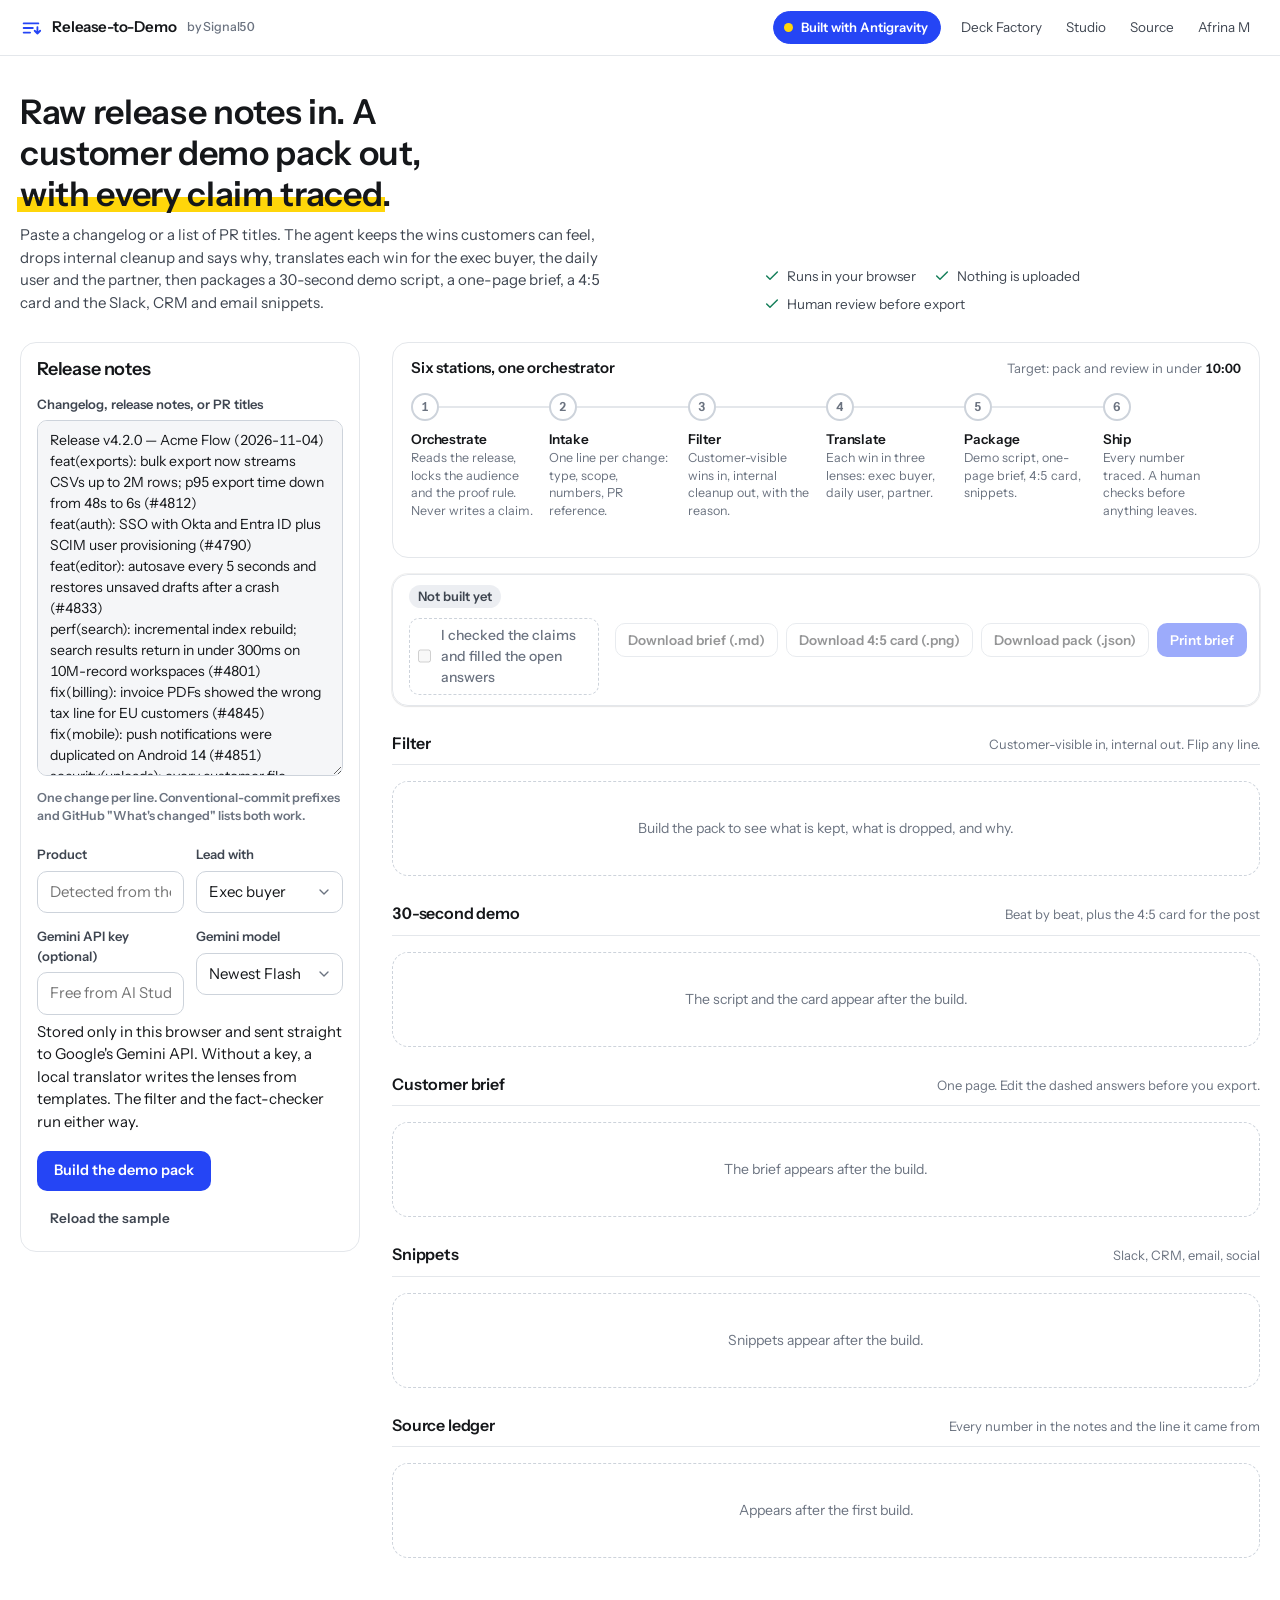
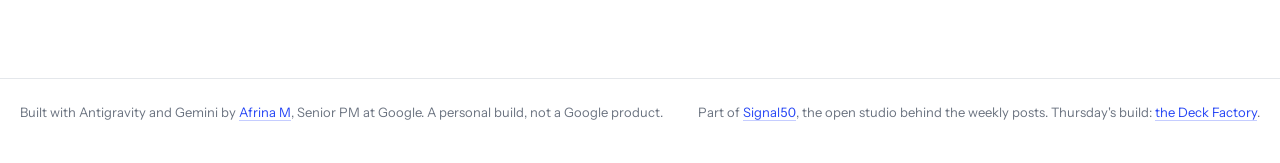
<file: apps/release-to-demo/index.html>
<!doctype html>
<html lang="en">
<head>
<meta charset="utf-8" />
<meta name="viewport" content="width=device-width, initial-scale=1" />
<title>Release-to-Demo agent — release notes to a customer demo pack, every number traced</title>
<meta name="description" content="Paste raw release notes. Get the customer-visible wins, three buyer lenses, a 30-second demo script, a one-page brief and a 4:5 demo card, with every number traced back to the notes. Runs in your browser. Built with Antigravity by Afrina M." />
<link rel="stylesheet" href="../shared/ui.css" />
<style>
  /* filter list */
  .changes { list-style: none; margin: 0; padding: 0; border: 1px solid var(--line); border-radius: var(--r-3); overflow: hidden; }
  .chg { display: grid; grid-template-columns: 20px minmax(0, 1fr) auto; gap: 12px; align-items: start; padding: 11px 14px; border-bottom: 1px solid var(--line); font-size: 14px; cursor: pointer; transition: background .15s; }
  .chg:last-child { border-bottom: 0; }
  .chg:hover { background: var(--well); }
  .chg input { width: 18px; height: 18px; margin: 2px 0 0; accent-color: var(--verified); cursor: pointer; }
  .chg.out .text { color: var(--ink-3); }
  .chg .why { color: var(--ink-3); font-size: 12.5px; margin-top: 2px; }
  .cat { font-size: 12.5px; font-weight: 600; color: var(--ink-2); white-space: nowrap; padding: 2px 8px; border-radius: 999px; background: var(--well-2); }
  .cat.speed, .cat.security, .cat.workflow, .cat.integration, .cat.reliability { background: var(--brand-bg); color: var(--brand-ink); }
  .cat.headsup, .cat.known { background: var(--caution-bg); color: var(--caution); }
  .cat.internal { background: transparent; color: var(--ink-3); border: 1px solid var(--line); }
  /* demo script */
  .demo-grid { display: grid; grid-template-columns: minmax(0, 1fr) 320px; gap: 24px; align-items: start; }
  @media (max-width: 1100px) { .demo-grid { grid-template-columns: minmax(0, 1fr); } }
  .timeline { display: flex; height: 8px; border-radius: 999px; overflow: hidden; margin: 0 0 14px; background: var(--well-2); }
  .timeline span { display: block; height: 100%; border-right: 2px solid #fff; }
  .timeline span:last-child { border-right: 0; }
  .beats { width: 100%; border-collapse: collapse; font-size: 14px; }
  .beats th, .beats td { text-align: left; vertical-align: top; padding: 10px 10px; border-bottom: 1px solid var(--line); }
  .beats th { font-size: 12.5px; font-weight: 600; color: var(--ink-2); }
  .beats td.t { font-variant-numeric: tabular-nums; white-space: nowrap; font-weight: 600; width: 1%; }
  .beats td.show { color: var(--ink-3); font-size: 13px; }
  .checklist { margin: 14px 0 0; padding-left: 18px; font-size: 13.5px; color: var(--ink-2); columns: 2; column-gap: 24px; }
  @media (max-width: 700px) { .checklist { columns: 1; } }
  .cardprev svg { width: 100%; height: auto; display: block; border-radius: var(--r-2); border: 1px solid var(--line); }
  .cardprev .cap { font-size: 12.5px; color: var(--ink-3); margin-top: 8px; }
  /* brief */
  .brief { border: 1px solid var(--line); border-radius: var(--r-3); padding: 28px 32px; }
  .brief .k { font-size: 13px; color: var(--ink-3); }
  .brief h2.t { font-size: 24px; margin: 6px 0 6px; letter-spacing: -.015em; text-wrap: balance; }
  .brief .lead { color: var(--ink-2); max-width: 70ch; }
  .brief h3 { font-size: 13px; font-weight: 600; color: var(--ink-2); margin: 24px 0 10px; padding-bottom: 6px; border-bottom: 1px solid var(--line); }
  .brief .win { margin: 0 0 18px; }
  .brief .win h4 { font-size: 15.5px; margin-bottom: 8px; line-height: 1.35; }
  .brief .lenses { display: grid; grid-template-columns: repeat(3, minmax(0, 1fr)); gap: 12px; font-size: 13.5px; }
  @media (max-width: 860px) { .brief .lenses { grid-template-columns: 1fr; } }
  .brief .lens { background: var(--well); border-radius: var(--r-2); padding: 10px 12px; line-height: 1.5; }
  .brief .lens b { display: block; font-size: 12.5px; color: var(--ink-2); margin-bottom: 4px; }
  .brief .proof { font-size: 12.5px; color: var(--ink-3); margin-top: 8px; }
  .brief .proof code { background: var(--well); padding: 1px 6px; border-radius: 4px; font-size: 12px; }
  .brief ul { margin: 0; padding-left: 20px; font-size: 14px; }
  .brief li { margin: 4px 0; }
  .brief .faq p { margin: 0 0 12px; font-size: 14px; }
  .brief .faq .q { font-weight: 600; display: block; }
  .brief .faq .a[contenteditable] { display: block; outline: none; border-bottom: 1px dashed var(--line-2); padding: 2px 0; margin-top: 2px; }
  .brief .faq .a:focus { border-bottom-color: var(--focus); background: #F6F9FF; }
  .brief .two { display: grid; grid-template-columns: 1fr 1fr; gap: 24px; }
  @media (max-width: 700px) { .brief .two { grid-template-columns: 1fr; } }
  /* snippets */
  .snips { display: grid; grid-template-columns: 1fr 1fr; gap: 16px; }
  @media (max-width: 900px) { .snips { grid-template-columns: minmax(0, 1fr); } }
  .snip { border: 1px solid var(--line); border-radius: var(--r-3); padding: 14px 16px; }
  .snip h4 { display: flex; justify-content: space-between; align-items: center; gap: 10px; font-size: 14px; margin-bottom: 8px; }
  .snip pre { white-space: pre-wrap; overflow-wrap: anywhere; font-family: var(--font); font-size: 13.5px; margin: 0; line-height: 1.5; color: var(--ink-2); }
  @media print {
    @page { size: Letter; margin: .5in; }
    #filter-section, #demo-section, #snips-section, #ledger-section, #brief-section .section-head { display: none !important; }
    .brief { border: 0; padding: 0; font-size: 12px; }
    .brief .lenses { grid-template-columns: repeat(3, 1fr); }
    .brief .lens, .flag, .todo { -webkit-print-color-adjust: exact; print-color-adjust: exact; }
  }
</style>
</head>
<body>
<a class="skip" href="#main">Skip to the workbench</a>
<header class="topbar">
  <a class="brand" href="./" aria-label="Release-to-Demo home">
    <svg viewBox="0 0 24 24" fill="none" stroke="currentColor" stroke-width="2" stroke-linecap="round" stroke-linejoin="round" aria-hidden="true"><path d="M4 7h16M4 12h10M4 17h7"/><path d="m16 15 3 3 3-3M19 11v7"/></svg>
    Release-to-Demo <small>by Signal50</small>
  </a>
  <nav class="topnav" aria-label="Site">
    <span class="built"><i></i>Built with Antigravity</span>
    <a href="../deck-factory/" class="hide-sm">Deck Factory</a>
    <a href="../../" class="hide-sm">Studio</a>
    <a href="https://github.com/Afrinam19/signal50/tree/main/apps/release-to-demo" target="_blank" rel="noopener">Source</a>
    <a href="https://www.linkedin.com/in/afrina-m/" target="_blank" rel="noopener">Afrina M</a>
  </nav>
</header>

<section class="intro">
  <div>
    <h1>Raw release notes in. A customer demo pack out, <mark class="marker">with every claim traced</mark>.</h1>
    <p>Paste a changelog or a list of PR titles. The agent keeps the wins customers can feel, drops internal cleanup and says why, translates each win for the exec buyer, the daily user and the partner, then packages a 30-second demo script, a one-page brief, a 4:5 card and the Slack, CRM and email snippets.</p>
  </div>
  <div class="facts" aria-label="How it runs">
    <span><svg viewBox="0 0 24 24" fill="none" stroke="currentColor" stroke-width="2.2" stroke-linecap="round" stroke-linejoin="round" aria-hidden="true"><path d="M20 6 9 17l-5-5"/></svg>Runs in your browser</span>
    <span><svg viewBox="0 0 24 24" fill="none" stroke="currentColor" stroke-width="2.2" stroke-linecap="round" stroke-linejoin="round" aria-hidden="true"><path d="M20 6 9 17l-5-5"/></svg>Nothing is uploaded</span>
    <span><svg viewBox="0 0 24 24" fill="none" stroke="currentColor" stroke-width="2.2" stroke-linecap="round" stroke-linejoin="round" aria-hidden="true"><path d="M20 6 9 17l-5-5"/></svg>Human review before export</span>
  </div>
</section>

<main id="main" class="shell">
  <aside class="side">
    <form class="panel" id="form" onsubmit="return false">
      <h2>Release notes</h2>
      <label class="field" for="notes">
        <span>Changelog, release notes, or PR titles</span>
        <textarea id="notes" class="textarea" spellcheck="false" rows="16"></textarea>
        <span class="help">One change per line. Conventional-commit prefixes and GitHub "What's changed" lists both work.</span>
      </label>
      <div class="row2">
        <label class="field" for="product"><span>Product</span>
          <input id="product" class="input" placeholder="Detected from the notes" />
        </label>
        <label class="field" for="audience"><span>Lead with</span>
          <select id="audience" class="select">
            <option value="exec">Exec buyer</option>
            <option value="user">Daily user</option>
            <option value="partner">Partner or agency</option>
          </select>
        </label>
      </div>
      <div class="row2">
        <label class="field" for="gkey"><span>Gemini API key (optional)</span>
          <input id="gkey" class="input" type="password" autocomplete="off" placeholder="Free from AI Studio" />
        </label>
        <label class="field" for="gmodel"><span>Gemini model</span>
          <select id="gmodel" class="select"><option value="">Newest Flash</option></select>
        </label>
      </div>
      <p class="help" style="margin-top:6px">Stored only in this browser and sent straight to Google's Gemini API. Without a key, a local translator writes the lenses from templates. The filter and the fact-checker run either way.</p>
      <div class="run-row">
        <button class="btn" id="run" type="button">Build the demo pack</button>
        <button class="btn ghost sm" id="sample" type="button">Reload the sample</button>
      </div>
    </form>
  </aside>

  <div class="work">
    <section class="railwrap" aria-label="Pipeline">
      <div class="railhead">
        <h2>Six stations, one orchestrator</h2>
        <div class="clock" id="clock">Target: pack and review in under <b>10:00</b></div>
      </div>
      <ol class="rail" id="stations"></ol>
    </section>

    <div class="review" role="region" aria-label="Review and export">
      <div class="status">
        <span class="chip neutral" id="flagsum">Not built yet</span>
        <label class="gate" id="gate"><input type="checkbox" id="reviewed" disabled /><span>I checked the claims and filled the open answers</span></label>
      </div>
      <div class="actions">
        <button class="btn secondary sm" id="dl-md" type="button" disabled>Download brief (.md)</button>
        <button class="btn secondary sm" id="dl-png" type="button" disabled>Download 4:5 card (.png)</button>
        <button class="btn secondary sm" id="dl-json" type="button" disabled>Download pack (.json)</button>
        <button class="btn sm" id="print" type="button" disabled>Print brief</button>
      </div>
    </div>

    <section class="section" id="filter-section">
      <div class="section-head"><h2>Filter</h2><span class="meta" id="filter-meta">Customer-visible in, internal out. Flip any line.</span></div>
      <div id="filter"><div class="empty">Build the pack to see what is kept, what is dropped, and why.</div></div>
    </section>

    <section class="section" id="demo-section">
      <div class="section-head"><h2>30-second demo</h2><span class="meta">Beat by beat, plus the 4:5 card for the post</span></div>
      <div id="demo"><div class="empty">The script and the card appear after the build.</div></div>
    </section>

    <section class="section" id="brief-section">
      <div class="section-head"><h2>Customer brief</h2><span class="meta">One page. Edit the dashed answers before you export.</span></div>
      <div id="brief"><div class="empty">The brief appears after the build.</div></div>
    </section>

    <section class="section" id="snips-section">
      <div class="section-head"><h2>Snippets</h2><span class="meta">Slack, CRM, email, social</span></div>
      <div id="snips"><div class="empty">Snippets appear after the build.</div></div>
    </section>

    <section class="section" id="ledger-section">
      <div class="section-head"><h2>Source ledger</h2><span class="meta">Every number in the notes and the line it came from</span></div>
      <div id="ledger" class="empty">Appears after the first build.</div>
    </section>
  </div>
</main>

<footer class="foot"><div class="in">
  <span>Built with Antigravity and Gemini by <a href="https://www.linkedin.com/in/afrina-m/">Afrina M</a>, Senior PM at Google. A personal build, not a Google product.</span>
  <span>Part of <a href="../../">Signal50</a>, the open studio behind the weekly posts. Thursday's build: <a href="../deck-factory/">the Deck Factory</a>.</span>
</div></footer>

<script>
(() => {
  // ------------------------------------------------------------------
  // Sample release (a realistic B2B SaaS changelog, conventional-commit style)
  // ------------------------------------------------------------------
  const SAMPLE = `Release v4.2.0 — Acme Flow (2026-11-04)
feat(exports): bulk export now streams CSVs up to 2M rows; p95 export time down from 48s to 6s (#4812)
feat(auth): SSO with Okta and Entra ID plus SCIM user provisioning (#4790)
feat(editor): autosave every 5 seconds and restores unsaved drafts after a crash (#4833)
perf(search): incremental index rebuild; search results return in under 300ms on 10M-record workspaces (#4801)
fix(billing): invoice PDFs showed the wrong tax line for EU customers (#4845)
fix(mobile): push notifications were duplicated on Android 14 (#4851)
security(uploads): every customer file upload is scanned for malware before storage; SOC 2 Type II report available on request (#4799)
feat(integrations): Salesforce sync now runs every 15 minutes instead of nightly and is two-way for Opportunities (#4820)
chore(deps): bump Node to 22 and remove lodash (#4815)
refactor(core): split the monolith scheduler into 3 services (#4780)
ci: move to GitHub Actions matrix builds, 40% faster CI (#4802)
test: add end-to-end coverage for checkout (#4809)
docs: update the API reference for v4 endpoints (#4818)
breaking(api): the v1 REST API is deprecated and will be removed on 2027-03-31; migration guide in docs (#4830)
feat(admin): audit log export to S3 and BigQuery with retention up to 7 years (#4840)
Known issue: drag-and-drop in the editor is intermittently slow on Safari 17; fix scheduled for 4.2.1`;

  const STATIONS = [
    { n: 1, t: 'Orchestrate', d: 'Reads the release, locks the audience and the proof rule. Never writes a claim.' },
    { n: 2, t: 'Intake', d: 'One line per change: type, scope, numbers, PR reference.' },
    { n: 3, t: 'Filter', d: 'Customer-visible wins in, internal cleanup out, with the reason.' },
    { n: 4, t: 'Translate', d: 'Each win in three lenses: exec buyer, daily user, partner.' },
    { n: 5, t: 'Package', d: 'Demo script, one-page brief, 4:5 card, snippets.' },
    { n: 6, t: 'Ship', d: 'Every number traced. A human checks before anything leaves.' }
  ];

  const $ = id => document.getElementById(id);
  const esc = s => String(s == null ? '' : s).replace(/[&<>"']/g, c => ({ '&': '&amp;', '<': '&lt;', '>': '&gt;', '"': '&quot;', "'": '&#39;' }[c]));
  const sleep = ms => new Promise(r => setTimeout(r, ms));
  const cap = s => s ? s.charAt(0).toUpperCase() + s.slice(1) : s;
  const lower1 = s => s; // keep the author's casing after a colon (release notes are full of proper nouns)
  const short = (s, n = 90) => s.length > n ? s.slice(0, n - 1).replace(/[,;:\s]+\S*$/, '') + '…' : s;
  const clause = (s, n = 72) => { let c = s.split(/[;:]|,\s(?=[a-z])/)[0].trim().replace(/\.$/, ''); if (c.length > n) c = c.slice(0, n).replace(/\s+\S*$/, '') + '…'; return c; };
  const headClause = (w, n = 110) => { const parts = w.text.split(/;\s*/).map(p => p.trim()).filter(Boolean); const pick = parts.find(p => w.ba && w.ba.after && p.includes(w.ba.after.replace(/^under\s+/, ''))) || parts.find(p => /\d/.test(p)) || parts[0] || w.text; return short(pick.replace(/\.$/, ''), n); };

  // ------------------------------------------------------------------
  // Station 2 · Intake
  // ------------------------------------------------------------------
  const NUM_RE = /(?:\$\s?)?\d[\d,]*(?:\.\d+)?\s?(?:%|x\b|k\b|K\b|M\b|B\b|bn\b|ms\b|s\b|secs?\b|seconds?\b|mins?\b|minutes?\b|hrs?\b|hours?\b|days?\b|weeks?\b|months?\b|years?\b|rows?\b|records?\b|accounts?\b|users?\b|seats?\b|customers?\b|services?\b)?/g;
  const normNum = raw => raw.replace(/[\s,$]/g, '').toLowerCase().replace(/(seconds?|secs?)$/, 's').replace(/(minutes?|mins?)$/, 'm').replace(/(hours?|hrs?)$/, 'h').replace(/days?$/, 'd').replace(/weeks?$/, 'w').replace(/months?$/, 'mo').replace(/years?$/, 'y').replace(/rows?$|records?$|accounts?$|users?$|seats?$|customers?$|services?$/, '');
  const coreNum = raw => (raw.replace(/[^\d.]/g, '') || '').replace(/\.$/, '');
  const numsIn = text => { const out = []; let m; NUM_RE.lastIndex = 0; while ((m = NUM_RE.exec(text))) { if (/\d/.test(m[0])) out.push({ raw: m[0].trim(), norm: normNum(m[0]), core: coreNum(m[0]) }); } return out; };

  const INTERNAL = /^(chore|refactor|ci|test|tests|docs|build|style|deps|dependencies|internal|infra)$/;
  const TYPE_RE = /^(feat|feature|fix|bugfix|hotfix|perf|performance|security|sec|chore|refactor|ci|test|tests|docs|build|style|deps|dependencies|internal|infra|breaking|deprecated|deprecation|known issue|release)(?:\(([^)]*)\))?!?\s*:\s*(.*)$/i;

  function parseLine(line, i) {
    let raw = line.replace(/^\s*(?:[-•*]|\d+[.)])\s*/, '').replace(/^#+\s*/, '').trim();
    const prs = [...raw.matchAll(/(?:#|pull\/)(\d{2,6})\b/g)].map(m => m[1]);
    let type = '', scope = '', text = raw;
    const m = raw.match(TYPE_RE);
    if (m) { type = m[1].toLowerCase().replace(/^feature$/, 'feat').replace(/^(bugfix|hotfix)$/, 'fix').replace(/^performance$/, 'perf').replace(/^sec$/, 'security').replace(/^(deprecated|deprecation)$/, 'breaking').replace(/^(tests|dependencies|deps|internal|infra|build|style)$/, 'chore'); scope = m[2] || ''; text = m[3]; }
    else if (/^(release|version)\b|^v?\d+\.\d+(\.\d+)?\b/i.test(raw)) type = 'release';
    else if (/^(known issue|known issues)/i.test(raw)) { type = 'known issue'; text = raw.replace(/^known issues?\s*[:\-–—]?\s*/i, ''); }
    else if (/^\*\*?full changelog|^what'?s changed|^new contributors|^changelog\b|^highlights\b|^contributors\b/i.test(raw)) type = 'meta';
    else if (/^(add|added|adds|new|introduce|introduced|launch|launched|ship|shipped|support)\b/i.test(raw)) type = 'feat';
    else if (/^(fix|fixed|fixes|resolve|resolved|patch|patched)\b/i.test(raw)) type = 'fix';
    else if (/^(improve|improved|speed|speeds|faster|optimi[sz]e|optimi[sz]ed|reduce|reduced)\b/i.test(raw)) type = 'perf';
    else if (/^(bump|bumped|upgrade|upgraded|update|updated)\b.*\b(deps|dependenc|node|python|version|library|package)/i.test(raw)) type = 'chore';
    else if (/^(refactor|refactored|clean|cleanup|rename|renamed|move|moved)\b/i.test(raw)) type = 'chore';
    else if (/^(remove|removed|deprecate|deprecated|drop|dropped|sunset)\b/i.test(raw)) type = 'breaking';
    text = text.replace(/\s*\(#\d+\)\s*$/, '').replace(/\s*by\s+@[\w-]+\s+in\s+https?:\/\/\S+$/i, '').replace(/\s*\(?https?:\/\/\S+\)?$/, '').trim().replace(/\s+$/, '');
    const nums = numsIn(text);
    const category = categorize(type, text, raw);
    const ba = beforeAfter(text);
    return { id: i + 1, raw, type, scope, text, prs, nums, category, ba, keep: KEEP_BY_DEFAULT.has(category), reason: REASON[category] };
  }

  const KEEP_BY_DEFAULT = new Set(['speed', 'security', 'workflow', 'integration', 'reliability', 'headsup', 'known']);
  const REASON = {
    speed: 'customers feel it: a time or latency win with a number',
    security: 'procurement and security reviews ask about this',
    workflow: 'removes a manual step customers do today',
    integration: 'data moves between tools customers already use',
    reliability: 'a visible bug; tell affected accounts before they notice',
    headsup: 'action needed by customers; must be said, not pitched',
    known: 'say it before they find it',
    internal: 'internal cleanup; customers never see it',
    context: 'release header, used for product, version and date',
    meta: 'changelog boilerplate'
  };
  const CAT_LABEL = { speed: 'Speed', security: 'Security', workflow: 'Workflow', integration: 'Integration', reliability: 'Reliability', headsup: 'Heads-up', known: 'Known issue', internal: 'Internal', context: 'Context', meta: 'Meta' };

  function categorize(type, text) {
    const s = text.toLowerCase();
    if (type === 'release') return 'context';
    if (type === 'meta') return 'meta';
    if (type === 'known issue') return 'known';
    if (type === 'breaking' || /\b(deprecat\w*|will be removed|end[- ]of[- ]life|sunset|migration guide|breaking change)\b/.test(s)) return 'headsup';
    if (INTERNAL.test(type) || type === 'chore') return 'internal';
    if (type === 'security' || /\b(security|malware|soc ?2|iso ?27001|encrypt\w*|sso\b|saml|scim|single sign[- ]on|audit log|mfa|2fa|two[- ]factor|gdpr|hipaa|pii|data residency|permissions?)\b/.test(s)) return 'security';
    if (type === 'perf' || /\b(faster|p9[05]|latency|down from|under \d|in under|from \d[\w.]* to \d|\d+\s?ms\b)\b/.test(s)) return 'speed';
    if (/\b(sync|integration|salesforce|hubspot|slack|zapier|webhooks?|api\b|export to|s3|bigquery|snowflake|google (sheets|drive)|jira|teams)\b/.test(s)) return 'integration';
    if (type === 'fix') return 'reliability';
    return 'workflow';
  }

  function beforeAfter(text) {
    let m = text.match(/(?:down |up )?from\s+(\S+(?:\s(?:ms|s|secs?|seconds?|mins?|minutes?|hrs?|hours?|days?|weeks?|rows?|records?|%))?)\s+to\s+(\S+(?:\s(?:ms|s|secs?|seconds?|mins?|minutes?|hrs?|hours?|days?|weeks?|rows?|records?|%))?)/i);
    if (m && /\d/.test(m[1]) && /\d/.test(m[2])) return { before: m[1].replace(/[;,.)]+$/, ''), after: m[2].replace(/[;,.)]+$/, '') };
    m = text.match(/((?:every\s+)?\S+(?:\s\S+)?)\s+instead of\s+(\S+(?:\s\S+)?)/i);
    if (m) return { before: m[2].replace(/[;,.)]+$/, '').replace(/\s+(and|with|for|on|in)$/i, ''), after: m[1].replace(/^every\s+/i, '').replace(/[;,.)]+$/, '') };
    m = text.match(/(?:in\s+)?under\s+(\d[\w.,]*(?:\s?(?:ms|s|secs?|seconds?|mins?|minutes?|hrs?|hours?))?)/i);
    if (m) return { before: '', after: 'under ' + m[1].replace(/[;,.)]+$/, '') };
    m = text.match(/(\d[\w.,]*%)\s+(faster|fewer|less|smaller|cheaper)/i);
    if (m) return { before: '', after: m[1] + ' ' + m[2] };
    return { before: '', after: '' };
  }

  function releaseMeta(changes, override) {
    const ctx = changes.find(c => c.category === 'context');
    const raw = ctx ? ctx.raw : '';
    const version = (raw.match(/\bv?\d+\.\d+(?:\.\d+)?\b/) || [''])[0];
    const date = (raw.match(/\d{4}-\d{2}-\d{2}/) || raw.match(/\b(?:Jan|Feb|Mar|Apr|May|Jun|Jul|Aug|Sep|Sept|Oct|Nov|Dec)\w*\.?\s+\d{1,2},?\s+\d{4}\b/) || [''])[0];
    let product = raw.replace(/\brelease\b|\bversion\b/gi, '').replace(/\bv?\d+\.\d+(?:\.\d+)?\b/g, '').replace(/\([^)]*\)/g, '').replace(/[—–:|]/g, ' ').replace(/\s+-\s+/g, ' ').replace(/\s+/g, ' ').trim();
    if (override) product = override;
    return { product: product || 'Your product', version, date };
  }

  // ------------------------------------------------------------------
  // Station 4 · Translate (local templates; Gemini optional)
  // ------------------------------------------------------------------
  const baPhrase = w => w.ba.after ? (w.ba.before ? `${w.ba.after} instead of ${w.ba.before}` : w.ba.after) : '';
  const TEMPLATES = {
    speed: {
      exec: w => `Time is the cost line here: ${headClause(w)}. ${w.ba.before ? `Going from ${w.ba.before} to ${w.ba.after} means fewer people waiting on the system and fewer escalations to your team.` : 'Fewer people waiting on the system means fewer escalations to your team.'}`,
      user: w => `${w.ba.after ? `You wait ${baPhrase(w)} when you use ${w.scope || 'this'}` : `${cap(w.scope || 'This')} is faster`}. Start it, keep working, it is done.`,
      partner: w => `The easiest thing to demo live: run ${w.scope || 'it'} on a client's real data and let the clock talk${w.ba.before ? ` (${w.ba.before} to ${w.ba.after})` : ''}. Works as a two-minute proof in any QBR.`
    },
    security: {
      exec: w => `Risk reduction, not a feature. ${cap(w.text)}. This shortens security reviews and procurement questionnaires, and it is the kind of control auditors ask about.`,
      user: w => `Nothing changes in your day-to-day. ${cap(w.text)}: protection that runs in the background.`,
      partner: w => `Unblocks regulated clients (finance, health, public sector) who could not sign before. Lead with it in those accounts: ${lower1(clause(w.text, 90))}.`
    },
    workflow: {
      exec: w => `Removes a manual step your teams were paying for in hours. ${cap(w.text)}. Ask the account owner how often that step happens per week, then multiply.`,
      user: w => `One fewer thing to do by hand: ${lower1(w.text)}.`,
      partner: w => `Package it as a setup or training session: ${lower1(clause(w.text, 90))}. A repeatable reason to get back in front of the client.`
    },
    integration: {
      exec: w => `Data moves between systems without a person copying it. ${cap(w.text)}. Fewer reconciliation errors and fresher numbers in the tools your leaders already open.`,
      user: w => `What you change here shows up there. ${cap(w.text)}, so no more exporting and re-importing.`,
      partner: w => `Build a short "connect and verify" playbook you can sell to every client on that stack: ${lower1(clause(w.text, 90))}.`
    },
    reliability: {
      exec: w => `A fix customers asked for: ${lower1(w.text)}. Tell affected accounts before they notice; it is cheaper than an escalation.`,
      user: w => `Fixed: ${lower1(w.text)}.`,
      partner: w => `Mention it to affected clients in the next check-in: ${lower1(clause(w.text, 90))}. Free goodwill.`
    },
    headsup: {
      exec: w => `Action needed on your side: ${lower1(w.text)}. Put a date on the migration conversation now, not at renewal.`,
      user: w => `If you use the old path, here is what changes and when: ${lower1(w.text)}.`,
      partner: w => `Flag this to every client on the old path: ${lower1(clause(w.text, 90))}. Migration work is a billable project.`
    },
    known: {
      exec: w => `Say it before they find it: ${lower1(w.text)}.`,
      user: w => `Heads-up: ${lower1(w.text)}.`,
      partner: w => `Tell affected clients proactively: ${lower1(clause(w.text, 90))}.`
    }
  };
  const BASE_SCORE = { speed: 4, security: 4, workflow: 3, integration: 3, reliability: 1, headsup: 0, known: 0 };
  const scoreWin = w => (BASE_SCORE[w.category] || 0) + (w.nums.length ? 2 : 0) + (w.ba.before ? 2 : 0) + (w.ba.after ? 1 : 0);
  function translateLocal(kept) { return kept.map(w => { const t = TEMPLATES[w.category] || TEMPLATES.workflow; return { ...w, lens: { exec: t.exec(w), user: t.user(w), partner: t.partner(w) } }; }); }

  function buildPack(changes, meta, opts, translated) {
    const wins = translated.filter(w => !/headsup|known/.test(w.category)).sort((a, b) => scoreWin(b) - scoreWin(a));
    const top = wins.slice(0, 3), rest = wins.slice(3);
    const heads = translated.filter(w => w.category === 'headsup'), known = translated.filter(w => w.category === 'known');
    const dropped = changes.filter(c => !c.keep && !/context|meta/.test(c.category));
    const name = `${meta.product}${meta.version ? ' ' + meta.version : ''}`;
    const w1 = top[0], w2 = top[1];
    const beats = [
      { t: '0:00', len: 4, say: `${name} just shipped. Here is what changes your week.`, show: 'Face or title card. Product name on screen.' },
      { t: '0:04', len: 6, say: w1 ? (w1.ba.before ? `Until now, ${w1.scope || 'this'} took ${w1.ba.before}.` : `Until now you did this by hand: ${lower1(clause(w1.text, 70))}.`) : 'Until now this was manual.', show: 'The old way. One screen, no narration over it.' },
      { t: '0:10', len: 7, say: w1 ? `In this release: ${headClause(w1, 120)}.` : '—', show: 'Run it live. Keep the cursor slow.' },
      { t: '0:17', len: 6, say: w2 ? `Also: ${headClause(w2, 120)}.` : (w1 ? 'Same workspace, nothing to configure.' : '—'), show: 'Second win. Cut, do not scroll.' },
      { t: '0:23', len: 4, say: w1 && w1.ba.after ? `No slides. Just the clock: ${w1.ba.before ? `${w1.ba.before} to ${w1.ba.after}` : w1.ba.after}.` : (w1 && w1.nums.length ? `The number to remember: ${w1.nums[0].raw}.` : 'Nothing to install, it is already in your workspace.'), show: 'Hold the number on screen. Big type.' },
      { t: '0:27', len: 3, say: 'Want it on your workspace? Reply DEMO and I will set it up.', show: 'End card with the CTA and your name.' }
    ];
    const lead = { exec: 'exec buyer', user: 'daily user', partner: 'partner' }[opts.audience];
    const faq = [
      ...heads.map(h => ({ q: `What do I have to do${(h.text.match(/\b\d{4}-\d{2}-\d{2}\b/) || [])[0] ? ` before ${(h.text.match(/\b\d{4}-\d{2}-\d{2}\b/) || [])[0]}` : ''}?`, a: `${cap(h.text)}. Offer a migration call; do not wait for renewal.` })),
      ...known.map(k => ({ q: 'Is there anything you are not telling me?', a: `Known issue: ${lower1(k.text)}. Say it first.` })),
      { q: 'Does this change pricing or my plan?', a: '[needs confirmation]', todo: true },
      { q: 'Is it on by default, or do we have to turn it on?', a: '[needs confirmation]', todo: true },
      { q: 'Which plans and regions get it, and when?', a: '[needs confirmation]', todo: true }
    ];
    const bullets = top.map(w => `• ${clause(w.text, 110)}`).join('\n');
    const snippets = {
      slack: `${name} shipped${meta.date ? ' ' + meta.date : ''}. What to tell customers this week:\n${bullets}${heads[0] ? `\nHeads-up to mention: ${clause(heads[0].text, 110)}` : ''}${known[0] ? `\nKnown issue to say first: ${clause(known[0].text, 110)}` : ''}\nOne-page brief and demo script: link the exported brief here.`,
      crm: `${name}${meta.date ? ` (${meta.date})` : ''}: ${top.map(w => lower1(clause(w.text, 80))).join('; ')}.${heads[0] ? ` Heads-up: ${lower1(clause(heads[0].text, 90))}.` : ''} Next step: offer the short walkthrough.`,
      email: `Subject: ${name}: ${w1 ? clause(w1.text, 60) : 'what shipped'}\n\nHi {first name},\n\nQuick one. In ${name} we shipped:\n${bullets}\n${heads[0] ? `\nOne thing that needs your attention: ${lower1(clause(heads[0].text, 120))}.\n` : ''}\nIf you want to see it on your own workspace, reply DEMO and I will set up a short walkthrough.\n\n{your name}`,
      social: `${name} is out.\n${top.map(w => cap(clause(w.text, 90)) + '.').join('\n')}\nDetails and the ${lead} view in the comments.`
    };
    return { meta, name, top, rest, heads, known, dropped, beats, faq, snippets, lead };
  }

  // ------------------------------------------------------------------
  // Optional · Gemini translator (BYO key, straight from the browser)
  // ------------------------------------------------------------------
  const NON_TEXT_MODEL_RE = /(?:^|[-/])(image|imagen|veo|tts|audio|live|whisper|embedding|embed|aqa|medlm|learnlm|robotics|computer-use|gemma-3n)(?:$|[-/0-9])/i;
  async function listModels(key) {
    const r = await fetch(`https://generativelanguage.googleapis.com/v1beta/models?key=${encodeURIComponent(key)}&pageSize=200`);
    if (!r.ok) throw new Error(`models ${r.status}`);
    const j = await r.json();
    return (j.models || [])
      .filter(m => (m.supportedGenerationMethods || []).includes('generateContent'))
      .map(m => m.name.replace(/^models\//, ''))
      .filter(n => /^gemini-/i.test(n) && !NON_TEXT_MODEL_RE.test(n));
  }
  function pickModel(models) {
    const score = n => {
      if (NON_TEXT_MODEL_RE.test(n)) return -1e6;
      if (/^gemini-2\.5-flash$/i.test(n)) return 60;
      if (/^gemini-2\.5-pro$/i.test(n)) return 52;
      if (/^gemini-2\.0-flash$/i.test(n)) return 46;
      if (/^gemini-2\.5-flash-lite$/i.test(n)) return 42;
      return (/flash/i.test(n) ? 10 : 0) + (/-lite|8b/i.test(n) ? -3 : 0) + (/preview|exp/i.test(n) ? -2 : 0) + (parseFloat((n.match(/gemini-(\d+(?:\.\d+)?)/) || [])[1] || 0) * 2);
    };
    return models.slice().sort((a, b) => score(b) - score(a))[0] || 'gemini-2.5-flash';
  }
  function parseJsonBlock(raw) {
    const clean = String(raw || '').replace(/```json\s*|```/gi, '').trim();
    try { return JSON.parse(clean); } catch (_) {}
    const i = clean.indexOf('{'), j = clean.lastIndexOf('}');
    if (i >= 0 && j > i) return JSON.parse(clean.slice(i, j + 1));
    throw new Error('Could not parse JSON from Gemini response');
  }
  async function translateGemini(kept, meta, opts, key, model) {
    const prompt = `You are the Translate station of a release-to-demo agent for ${meta.product} ${meta.version}. For each change below write three short lenses in plain English.
Rules (hard):
- Use ONLY numbers that appear verbatim in the change text. Never invent, round, or compute numbers. If you want a number that is not there, write "[needs confirmation]".
- exec = why the budget owner cares (ROI or risk), 1–2 sentences. user = what the daily user feels (time saved), 1 sentence. partner = the repeatable use case a partner or agency can sell, 1 sentence.
- No buzzwords: never use leverage, unlock, seamless, game-changer, cutting-edge, revolutionary, best-in-class, fastest, guaranteed.
- Keep the change id. Return JSON only: {"wins":[{"id":1,"exec":"","user":"","partner":""}]}
Changes:
${kept.map(c => `${c.id}. [${c.category}] ${c.text}`).join('\n')}`;
    const r = await fetch(`https://generativelanguage.googleapis.com/v1beta/models/${model}:generateContent?key=${encodeURIComponent(key)}`, {
      method: 'POST', headers: { 'Content-Type': 'application/json' },
      body: JSON.stringify({ contents: [{ parts: [{ text: prompt }] }], generationConfig: { temperature: 0.3, responseMimeType: 'application/json' } })
    });
    if (!r.ok) throw new Error(`Gemini ${r.status}: ${(await r.text()).slice(0, 200)}`);
    const j = await r.json();
    const parts = j.candidates?.[0]?.content?.parts || [];
    const text = (parts.filter(p => !p.thought).map(p => p.text || '').join('') || parts.map(p => p.text || '').join('')).trim();
    const parsed = parseJsonBlock(text);
    const byId = Object.fromEntries((parsed.wins || []).map(w => [w.id, w]));
    const local = translateLocal(kept);
    return local.map(w => byId[w.id] ? { ...w, lens: { exec: byId[w.id].exec || w.lens.exec, user: byId[w.id].user || w.lens.user, partner: byId[w.id].partner || w.lens.partner } } : w);
  }

  // ------------------------------------------------------------------
  // Station 6 · Fact check
  // ------------------------------------------------------------------
  const CLAIM_RE = /\b(fastest|best[- ]in[- ]class|guaranteed?|game[- ]?changer|seamless(?:ly)?|unlock(?:s|ed)?|leverage[sd]?|revolutionary|cutting[- ]edge|world[- ]class|effortless(?:ly)?|unprecedented|industry[- ]leading)\b/gi;
  let check = { total: 0, flagged: 0, claims: 0 };
  function makeMarker(changes) {
    const cores = new Set(changes.flatMap(c => c.nums.map(n => n.core)).filter(Boolean));
    const norms = new Set(changes.flatMap(c => c.nums.map(n => n.norm)));
    const segHtml = seg => esc(seg)
      .replace(CLAIM_RE, m => { check.claims++; return `<span class="flag" title="Claim word: not in the notes, not in the brief">${m} ⚑</span>`; })
      .replace(/\[needs confirmation\]/g, '<span class="todo">[needs confirmation]</span>');
    return text => {
      const s = String(text || '');
      const toks = []; let m; NUM_RE.lastIndex = 0;
      while ((m = NUM_RE.exec(s))) { if (/\d/.test(m[0])) toks.push([m.index, m.index + m[0].length, m[0]]); }
      let out = '', last = 0;
      for (const [a, b, tok] of toks) {
        out += segHtml(s.slice(last, a));
        const core = coreNum(tok), norm = normNum(tok);
        check.total++;
        const ok = norms.has(norm) || cores.has(core);
        if (!ok) check.flagged++;
        out += ok ? `<span class="ok" title="Traced to the release notes">${esc(tok)}</span>` : `<span class="flag" title="Not in the release notes">${esc(tok)} ⚑</span>`;
        last = b;
      }
      return out + segHtml(s.slice(last));
    };
  }

  // ------------------------------------------------------------------
  // Station 5 · Package: render
  // ------------------------------------------------------------------
  const whyText = c => `${c.keep ? 'Kept' : 'Dropped'}: ${c.reason}${c.prs.length ? `. PR #${c.prs.join(', #')}` : ''}. Line ${c.id}.`;
  function renderFilter(changes) {
    const list = changes.filter(c => !/context|meta/.test(c.category));
    $('filter').innerHTML = `<ul class="changes">${list.map(c => `<li><label class="chg ${c.keep ? '' : 'out'}"><input type="checkbox" data-id="${c.id}" ${c.keep ? 'checked' : ''} aria-label="Keep: ${esc(short(c.text, 60))}" /><span><span class="text">${esc(c.text)}</span><div class="why">${esc(whyText(c))}</div></span><span class="cat ${c.category}">${CAT_LABEL[c.category] || c.category}</span></label></li>`).join('')}</ul>`;
    $('filter').querySelectorAll('input[type=checkbox]').forEach(cb => cb.onchange = () => { const c = changes.find(x => x.id === Number(cb.dataset.id)); c.keep = cb.checked; c.reason = cb.checked ? 'kept by you' : 'dropped by you'; const row = cb.closest('.chg'); row.classList.toggle('out', !cb.checked); row.querySelector('.why').textContent = whyText(c); repackage(); });
  }

  function renderDemo(pack, mark) {
    const total = pack.beats.reduce((a, b) => a + b.len, 0);
    const shades = ['#1B37D6', '#2545F5', '#5B72F8', '#8C9CFA', '#C5CDFF', '#FFD60A'];
    $('demo').innerHTML = `<div class="demo-grid"><div>
      <div class="timeline" aria-hidden="true">${pack.beats.map((b, i) => `<span style="width:${(b.len / total * 100).toFixed(1)}%;background:${shades[i]}" title="${b.t} ${esc(b.say)}"></span>`).join('')}</div>
      <table class="beats"><thead><tr><th>Time</th><th>Say</th><th>Show</th></tr></thead><tbody>${pack.beats.map(b => `<tr><td class="t">${b.t}</td><td>${mark(b.say)}</td><td class="show">${esc(b.show)}</td></tr>`).join('')}</tbody></table>
      <ul class="checklist"><li>Crop to 4:5 (1080 by 1350); most of LinkedIn is watched on a phone</li><li>Burn captions in; most people watch without sound</li><li>Demo data only, no customer names or personal data on screen</li><li>Show the clock or the number, not the settings page</li><li>End card: the call to action and your name, held for the last beats</li><li>Under half a minute; cut anything that is a scroll</li></ul>
    </div>
    <div class="cardprev" id="cardprev">${cardSvg(pack)}<p class="cap">The 4:5 card, rendered from the same traced numbers. Download it from the review bar.</p></div></div>`;
  }

  function wrapText(s, max) { const words = String(s).split(/\s+/); const lines = []; let cur = ''; for (const w of words) { if ((cur + ' ' + w).trim().length > max && cur) { lines.push(cur); cur = w; } else cur = (cur + ' ' + w).trim(); } if (cur) lines.push(cur); return lines; }
  function cardSvg(pack) {
    const W = 1080, H = 1350, F = "'Instrument Sans', 'Helvetica Neue', Helvetica, Arial, sans-serif";
    const title = wrapText(pack.name, 22).slice(0, 2);
    let y = 150;
    let out = `<svg xmlns="http://www.w3.org/2000/svg" width="${W}" height="${H}" viewBox="0 0 ${W} ${H}" font-family="${F}" role="img" aria-label="${esc(pack.name)} demo card">
<rect width="${W}" height="${H}" fill="#FFFFFF"/>
<rect width="${W}" height="16" fill="#2545F5"/>
<text x="72" y="92" font-size="22" font-weight="600" fill="#15171A">What shipped${pack.meta.date ? ', ' + esc(pack.meta.date) : ''}</text>
<text x="${W - 72}" y="92" text-anchor="end" font-size="22" font-weight="600" fill="#2545F5">Built with Antigravity</text>
<line x1="72" y1="112" x2="${W - 72}" y2="112" stroke="#E4E7EB" stroke-width="2"/>`;
    title.forEach(l => { y += 72; out += `<text x="72" y="${y}" font-size="68" font-weight="600" fill="#15171A" letter-spacing="-1.5">${esc(l)}</text>`; });
    y += 44; out += `<text x="72" y="${y}" font-size="26" fill="#3F4651">The ${pack.top.length === 1 ? 'change' : pack.top.length + ' changes'} customers will feel. Internal work left out on purpose.</text>`;
    y += 48;
    const slots = pack.top.length || 1, availH = H - y - 140, h = Math.floor(availH / slots);
    pack.top.forEach((w, i) => {
      const top = y + i * h;
      const big = w.ba.after ? (w.ba.before ? `${w.ba.before} → ${w.ba.after}` : w.ba.after) : (w.nums[0] ? w.nums[0].raw : '');
      const bigSize = big.length > 14 ? 40 : big.length > 9 ? 52 : 64;
      const textW = big ? 540 : 930;
      const lines = wrapText(cap(headClause(w, 150)), Math.floor(textW / 15.5)).slice(0, 3);
      out += `<line x1="72" y1="${top}" x2="${W - 72}" y2="${top}" stroke="#E4E7EB" stroke-width="2"/>
<text x="72" y="${top + 48}" font-size="20" font-weight="600" fill="#6B7380">${CAT_LABEL[w.category] || w.category}${w.prs.length ? `<tspan dx="22">PR #${esc(w.prs[0])}</tspan>` : ''}</text>`;
      lines.forEach((l, k) => { out += `<text x="72" y="${top + 100 + k * 40}" font-size="32" font-weight="600" fill="#15171A" letter-spacing="-0.4">${esc(l)}</text>`; });
      if (big) { out += `<text x="${W - 72}" y="${top + h / 2 + bigSize / 3}" text-anchor="end" font-size="${bigSize}" font-weight="600" fill="#2545F5" letter-spacing="-1.5">${esc(big)}</text><line x1="${W - 72 - Math.min(big.length * bigSize * .56, 480)}" y1="${top + h / 2 + bigSize / 3 + 16}" x2="${W - 72}" y2="${top + h / 2 + bigSize / 3 + 16}" stroke="#FFD60A" stroke-width="10"/>`; }
    });
    const fy = H - 110;
    out += `<line x1="72" y1="${fy - 36}" x2="${W - 72}" y2="${fy - 36}" stroke="#E4E7EB" stroke-width="2"/>`;
    if (pack.heads[0] || pack.known[0]) out += `<text x="72" y="${fy}" font-size="22" fill="#B54708" font-weight="600">Heads-up: ${esc(short((pack.heads[0] || pack.known[0]).text, 72))}</text>`;
    out += `<text x="72" y="${H - 52}" font-size="20" fill="#6B7380">Afrina M, Signal50. Every number traced to the release notes.</text>
<text x="${W - 72}" y="${H - 52}" text-anchor="end" font-size="20" fill="#6B7380">afrinam19.github.io/signal50</text></svg>`;
    return out;
  }

  function renderBrief(pack, mark) {
    const lensOrder = { 'exec buyer': ['exec', 'user', 'partner'], 'daily user': ['user', 'exec', 'partner'], 'partner': ['partner', 'exec', 'user'] }[pack.lead];
    const lensName = { exec: 'Exec buyer: ROI and risk', user: 'Daily user: time saved', partner: 'Partner: repeatable use case' };
    const win = w => `<div class="win"><h4>${mark(cap(w.text))}</h4><div class="lenses">${lensOrder.map(k => `<div class="lens"><b>${lensName[k]}</b>${mark(w.lens[k])}</div>`).join('')}</div><div class="proof">Proof: ${w.nums.length ? w.nums.map(n => mark(n.raw)).join(', ') : 'no number in the notes, so do not quote one'}. Source <code>L${w.id}</code>${w.prs.length ? ` <code>PR #${w.prs.join(', #')}</code>` : ''}</div></div>`;
    $('brief').innerHTML = `<article class="brief">
      <div class="k">Customer brief, ${esc(pack.meta.date || new Date().toISOString().slice(0, 10))}. Written for the ${esc(pack.lead)} first.</div>
      <h2 class="t">${mark(pack.name)}: what it means for you</h2>
      <p class="lead">${pack.top.length ? 'The customer-visible changes in this release, translated for the people who buy, use and resell it. Internal work was filtered out on purpose.' : 'No customer-visible wins were kept. Flip lines in the filter or paste different notes.'}</p>
      <h3>Top wins</h3>${pack.top.map(win).join('') || '<p>None.</p>'}
      ${pack.rest.length ? `<h3>Also shipped</h3><ul>${pack.rest.map(w => `<li>${mark(cap(w.text))} <span class="proof" style="display:inline">(L${w.id})</span></li>`).join('')}</ul>` : ''}
      ${(pack.heads.length || pack.known.length) ? `<h3>Heads-up: say it before they ask</h3><ul>${[...pack.heads, ...pack.known].map(w => `<li>${mark(cap(w.text))} <span class="proof" style="display:inline">(L${w.id})</span></li>`).join('')}</ul>` : ''}
      <h3>Questions you will get</h3><div class="faq">${pack.faq.map((f, i) => `<p><span class="q">${esc(f.q)}</span><span class="a" contenteditable="true" data-i="${i}" spellcheck="false" aria-label="Answer, editable">${mark(f.a)}</span></p>`).join('')}</div>
      <div class="two"><div><h3>Do say</h3><ul>${pack.top.filter(w => w.nums.length).map(w => `<li>${w.nums.map(n => mark(n.raw)).join(', ')}: ${mark(lower1(clause(w.text, 80)))}</li>`).join('') || '<li>Only what is in the notes.</li>'}</ul></div>
      <div><h3>Do not pitch</h3><ul>${pack.dropped.slice(0, 6).map(c => `<li>${esc(short(c.text, 70))} <span class="proof" style="display:inline">(${esc(c.reason)})</span></li>`).join('') || '<li>Nothing was dropped.</li>'}<li>Any number, date or plan detail that is not in the release notes.</li></ul></div></div>
      <h3>Proof points</h3><div class="tablewrap"><table class="table"><thead><tr><th>Number</th><th>Claim</th><th>Source</th></tr></thead><tbody>${[...pack.top, ...pack.rest].filter(w => w.nums.length).flatMap(w => w.nums.map(n => `<tr><td>${mark(n.raw)}</td><td>${esc(short(w.text, 90))}</td><td><code>L${w.id}${w.prs.length ? ', #' + w.prs[0] : ''}</code></td></tr>`)).join('') || '<tr><td colspan="3">No numbers in the kept changes.</td></tr>'}</tbody></table></div>
    </article>`;
    $('brief').querySelectorAll('.a[contenteditable]').forEach(el => el.addEventListener('input', () => { pack.faq[Number(el.dataset.i)].a = el.textContent; updateGateSummary(); }));
  }

  function renderSnips(pack, mark) {
    const items = [['slack', 'Slack, #customer-success'], ['crm', 'CRM note for account owners'], ['email', 'Customer email'], ['social', 'Social teaser']];
    $('snips').innerHTML = `<div class="snips">${items.map(([k, t]) => `<div class="snip"><h4>${t}<button class="btn secondary sm copy" data-k="${k}" type="button" disabled>Copy</button></h4><pre id="snip-${k}">${mark(pack.snippets[k])}</pre></div>`).join('')}</div>`;
    $('snips').querySelectorAll('button.copy').forEach(b => b.onclick = async () => { const t = pack.snippets[b.dataset.k]; try { await navigator.clipboard.writeText(t); b.textContent = 'Copied'; setTimeout(() => b.textContent = 'Copy', 1400); } catch { download(`${b.dataset.k}.txt`, t); } });
  }

  function renderLedger(changes) {
    const rows = changes.filter(c => c.nums.length);
    $('ledger').className = rows.length ? '' : 'empty';
    $('ledger').innerHTML = rows.length ? `<div class="tablewrap"><table class="table"><thead><tr><th>Line</th><th>Numbers</th><th>Category</th><th>Kept</th><th>Source text</th></tr></thead><tbody>${rows.map(c => `<tr><td><code>L${c.id}</code></td><td>${c.nums.map(n => `<code>${esc(n.raw)}</code>`).join(' ')}</td><td>${CAT_LABEL[c.category] || esc(c.category)}</td><td>${c.keep ? 'Yes' : 'No'}</td><td>${esc(c.text)}${c.prs.length ? ` <code>#${c.prs.join(', #')}</code>` : ''}</td></tr>`).join('')}</tbody></table></div>` : 'No numbers found in the notes.';
  }

  // ------------------------------------------------------------------
  // Exports
  // ------------------------------------------------------------------
  const plain = html => html.replace(/<[^>]+>/g, '').replace(/ ⚑/g, ' [not in notes]').replace(/&amp;/g, '&').replace(/&lt;/g, '<').replace(/&gt;/g, '>').replace(/&quot;/g, '"').replace(/&#39;/g, "'");
  function toMarkdown(pack) {
    const L = (w, k) => w.lens[k];
    const out = [`# ${pack.name}: what it means for you`, `_Customer brief, ${pack.meta.date || new Date().toISOString().slice(0, 10)}. Written for the ${pack.lead} first. Built with Antigravity; translator: ${pack.mode}._`, ''];
    out.push('## Top wins');
    pack.top.forEach((w, i) => { out.push(`### ${i + 1}. ${cap(w.text)}`, `- **Exec buyer (ROI and risk):** ${L(w, 'exec')}`, `- **Daily user (time saved):** ${L(w, 'user')}`, `- **Partner (repeatable use case):** ${L(w, 'partner')}`, `- Proof: ${w.nums.map(n => n.raw).join(', ') || 'no number in the notes, so do not quote one'}. Source L${w.id}${w.prs.length ? `, PR #${w.prs.join(', #')}` : ''}`, ''); });
    if (pack.rest.length) { out.push('## Also shipped'); pack.rest.forEach(w => out.push(`- ${cap(w.text)} (L${w.id})`)); out.push(''); }
    if (pack.heads.length || pack.known.length) { out.push('## Heads-up: say it before they ask'); [...pack.heads, ...pack.known].forEach(w => out.push(`- ${cap(w.text)} (L${w.id})`)); out.push(''); }
    out.push('## Questions you will get'); pack.faq.forEach(f => out.push(`**${f.q}**  `, `${f.a}`, ''));
    out.push('## 30-second demo script', '| Time | Say | Show |', '|---|---|---|'); pack.beats.forEach(b => out.push(`| ${b.t} | ${b.say} | ${b.show} |`)); out.push('');
    out.push('## Do not pitch'); pack.dropped.forEach(c => out.push(`- ${c.text} (${c.reason})`)); out.push('- Any number, date or plan detail that is not in the release notes.', '');
    out.push('## Snippets', '', '### Slack', '```', pack.snippets.slack, '```', '### CRM note', '```', pack.snippets.crm, '```', '### Customer email', '```', pack.snippets.email, '```', '### Social teaser', '```', pack.snippets.social, '```', '');
    out.push('## Source ledger'); pack.changes.filter(c => c.nums.length).forEach(c => out.push(`- L${c.id}: ${c.nums.map(n => n.raw).join(', ')} (${c.category}, ${c.keep ? 'kept' : 'dropped'}) ${c.text}`));
    return out.join('\n');
  }
  function download(name, data, type = 'text/plain') {
    const a = document.createElement('a'); a.href = URL.createObjectURL(data instanceof Blob ? data : new Blob([data], { type })); a.download = name; document.body.appendChild(a); a.click(); setTimeout(() => { URL.revokeObjectURL(a.href); a.remove(); }, 500);
  }
  async function svgToPngBlob(svgMarkup, w, h) {
    const url = URL.createObjectURL(new Blob([svgMarkup], { type: 'image/svg+xml;charset=utf-8' }));
    try {
      const img = new Image(); img.decoding = 'sync';
      await new Promise((res, rej) => { img.onload = res; img.onerror = () => rej(new Error('svg decode failed')); img.src = url; });
      const c = document.createElement('canvas'); c.width = w; c.height = h; const ctx = c.getContext('2d'); ctx.drawImage(img, 0, 0, w, h);
      return await new Promise(r => c.toBlob(r, 'image/png'));
    } finally { URL.revokeObjectURL(url); }
  }

  // ------------------------------------------------------------------
  // Orchestrator (Station 1)
  // ------------------------------------------------------------------
  let changes = [], pack = null, translated = [], meta = null, opts = null, t0 = 0, clockTimer = null, mode = 'local templates';
  const stationEls = {};
  $('stations').innerHTML = STATIONS.map(s => `<li class="station" id="st-${s.n}"><div class="n" aria-hidden="true">${s.n}</div><h3>${s.t}</h3><p>${s.d}</p><div class="m" aria-live="polite"></div></li>`).join('');
  STATIONS.forEach(s => stationEls[s.n] = $('st-' + s.n));
  const setStation = (n, state, metric) => { const el = stationEls[n]; el.className = 'station ' + state; if (metric != null) el.querySelector('.m').textContent = metric; };
  const resetStations = () => STATIONS.forEach(s => setStation(s.n, '', ''));
  const fmt = ms => { const s = Math.floor(ms / 1000); return `${Math.floor(s / 60)}:${String(s % 60).padStart(2, '0')}`; };
  const startClock = () => { t0 = performance.now(); clearInterval(clockTimer); clockTimer = setInterval(() => { $('clock').innerHTML = `<b>${fmt(performance.now() - t0)}</b> elapsed, target under 10:00 including your review`; }, 500); };
  const stopClock = () => { clearInterval(clockTimer); $('clock').innerHTML = `Packaged and reviewed in <b>${fmt(performance.now() - t0)}</b>. Target was 10:00.`; };
  const setExports = on => { ['dl-md', 'dl-png', 'dl-json', 'print'].forEach(id => $(id).disabled = !on); document.querySelectorAll('#snips button.copy').forEach(b => b.disabled = !on); };
  const setStatus = (text, cls) => { const fs = $('flagsum'); fs.textContent = text; fs.className = 'chip ' + cls; };
  const todoCount = () => pack ? pack.faq.filter(f => /\[needs confirmation\]/.test(f.a)).length : 0;
  function updateGateSummary() {
    const todo = todoCount();
    const parts = [`${check.total - check.flagged} of ${check.total} numbers traced`];
    if (check.flagged) parts.push(`${check.flagged} not in the notes`);
    if (check.claims) parts.push(`${check.claims} claim word${check.claims > 1 ? 's' : ''}`);
    if (todo) parts.push(`${todo} answer${todo > 1 ? 's' : ''} need you`);
    if (!check.flagged && !check.claims && !todo) parts.push('clean');
    setStatus(parts.join(', '), (check.flagged || check.claims) ? 'bad' : (todo ? 'todo' : 'ok'));
    if (!$('reviewed').checked) setStation(6, 'warn', todo ? `${todo} answer${todo > 1 ? 's' : ''} still need a human` : 'Waiting for your review');
  }

  function repackage() {
    const kept = changes.filter(c => c.keep && !/context|meta/.test(c.category));
    const keptTranslated = kept.map(c => translated.find(t => t.id === c.id) || translateLocal([{ ...c, category: c.category === 'internal' ? 'workflow' : c.category }])[0]);
    pack = buildPack(changes, meta, opts, keptTranslated); pack.mode = mode; pack.changes = changes;
    check = { total: 0, flagged: 0, claims: 0 };
    const mark = makeMarker(changes);
    renderDemo(pack, mark); renderBrief(pack, mark); renderSnips(pack, mark); renderLedger(changes);
    const droppedN = changes.filter(c => !c.keep && !/context|meta/.test(c.category)).length;
    setStation(3, 'done', `${changes.filter(c => c.keep).length} kept, ${droppedN} dropped`);
    setStation(4, 'done', `${keptTranslated.length} wins, 3 lenses each, ${mode}`);
    setStation(5, 'done', `${pack.top.length} top wins, ${pack.beats.length} beats, 4:5 card`);
    $('filter-meta').textContent = `${changes.filter(c => c.keep).length} kept, ${droppedN} dropped. Flip any line and the pack rebuilds.`;
    $('reviewed').checked = false; $('reviewed').disabled = false; $('gate').classList.remove('open'); setExports(false);
    updateGateSummary();
  }

  async function run() {
    const text = $('notes').value.trim(); if (!text) { $('notes').focus(); setStatus('Paste some release notes first', 'todo'); return; }
    opts = { audience: $('audience').value };
    const key = $('gkey').value.trim(); localStorage.setItem('r2d.key', key); localStorage.setItem('r2d.notes', $('notes').value);
    $('run').disabled = true; $('run').textContent = 'Building…'; $('reviewed').checked = false; $('reviewed').disabled = true; $('gate').classList.remove('open'); setExports(false); resetStations(); startClock(); setStatus('Building', 'neutral');
    try {
      setStation(1, 'active', 'Release received'); await sleep(250);
      setStation(1, 'done', `Lead: ${{ exec: 'exec buyer', user: 'daily user', partner: 'partner' }[opts.audience]}. Proof rule: notes only`);
      setStation(2, 'active', 'Reading…'); await sleep(300);
      changes = text.split('\n').map(s => s.trim()).filter(Boolean).map(parseLine);
      const typed = $('product'); meta = releaseMeta(changes, typed.dataset.auto === '0' && typed.value.trim() ? typed.value.trim() : '');
      if (typed.dataset.auto !== '0' || !typed.value.trim()) { typed.value = meta.product; typed.dataset.auto = '1'; }
      setStation(2, 'done', `${changes.length} lines, ${changes.reduce((a, c) => a + c.nums.length, 0)} numbers, ${changes.reduce((a, c) => a + c.prs.length, 0)} PRs`);
      setStation(3, 'active', 'Sorting…'); await sleep(300);
      renderFilter(changes);
      const kept = changes.filter(c => c.keep);
      setStation(3, 'done', `${kept.length} kept, ${changes.filter(c => !c.keep && !/context|meta/.test(c.category)).length} dropped`);
      setStation(4, 'active', key ? 'Gemini writing lenses…' : 'Local templates…');
      mode = 'local templates';
      if (key) {
        let model = $('gmodel').value;
        if (!model) { const models = await listModels(key); model = pickModel(models); fillModels(models, model); }
        translated = await translateGemini(kept, meta, opts, key, model); mode = model;
      } else { await sleep(350); translated = translateLocal(kept); }
      setStation(4, 'done', `${translated.length} wins, 3 lenses each, ${mode}`);
      setStation(5, 'active', 'Packaging…'); await sleep(250);
      repackage();
      $('filter-section').scrollIntoView({ behavior: matchMedia('(prefers-reduced-motion: reduce)').matches ? 'auto' : 'smooth', block: 'start' });
    } catch (e) {
      console.error(e);
      setStation(4, 'warn', 'Gemini failed, local templates used');
      mode = 'local templates'; translated = translateLocal(changes.filter(c => c.keep)); repackage();
      setStatus(`Gemini call failed (${e.message.slice(0, 60)}). Local templates wrote the lenses.`, 'todo');
    } finally { $('run').disabled = false; $('run').textContent = 'Build the demo pack'; }
  }

  function fillModels(models, chosen) {
    const sel = $('gmodel'); sel.innerHTML = `<option value="">Newest Flash</option>` + models.map(m => `<option value="${esc(m)}" ${m === chosen ? 'selected' : ''}>${esc(m)}</option>`).join('');
  }

  $('run').onclick = run;
  $('sample').onclick = () => { $('notes').value = SAMPLE; $('product').value = ''; $('product').dataset.auto = '1'; $('notes').focus(); };
  $('product').addEventListener('input', () => { $('product').dataset.auto = '0'; });
  $('audience').onchange = () => { if (pack) { opts.audience = $('audience').value; repackage(); } };
  $('reviewed').onchange = e => { const on = e.target.checked; setExports(on); $('gate').classList.toggle('open', on); setStation(6, on ? 'done' : 'warn', on ? 'Reviewed by you, exports open' : 'Waiting for your review'); if (on) stopClock(); };
  $('dl-md').onclick = () => download(`${(pack.name || 'release').replace(/[^\w.-]+/g, '-')}-customer-brief.md`, toMarkdown(pack), 'text/markdown');
  $('dl-json').onclick = () => download('release-to-demo-pack.json', JSON.stringify({ generatedAt: new Date().toISOString(), translator: pack.mode, factCheck: check, meta: pack.meta, changes: changes.map(c => ({ id: c.id, text: c.text, type: c.type, scope: c.scope, category: c.category, keep: c.keep, reason: c.reason, nums: c.nums.map(n => n.raw), prs: c.prs })), wins: [...pack.top, ...pack.rest].map(w => ({ id: w.id, text: w.text, lens: w.lens })), headsUp: [...pack.heads, ...pack.known].map(w => w.text), demo: pack.beats, faq: pack.faq, snippets: pack.snippets }, null, 2), 'application/json');
  $('dl-png').onclick = async () => { try { const blob = await svgToPngBlob(cardSvg(pack), 1080, 1350); download(`${(pack.name || 'release').replace(/[^\w.-]+/g, '-')}-demo-card-1080x1350.png`, blob); } catch (e) { setStatus('Could not render the PNG in this browser: ' + e.message, 'todo'); } };
  $('print').onclick = () => window.print();
  $('gkey').addEventListener('change', async () => { const k = $('gkey').value.trim(); if (!k) return; try { const models = await listModels(k); fillModels(models, pickModel(models)); } catch (e) { setStatus('Could not list models with that key: ' + e.message, 'todo'); } });

  // test hook (no UI)
  window.__r2d = { cardPng: () => svgToPngBlob(cardSvg(pack), 1080, 1350), pack: () => pack, changes: () => changes, md: () => toMarkdown(pack) };

  // boot
  $('notes').value = localStorage.getItem('r2d.notes') || SAMPLE;
  $('gkey').value = localStorage.getItem('r2d.key') || '';
  $('product').dataset.auto = '1';
})();
</script>
</body>
</html>
</file>
<file: apps/shared/ui.css>
/* Signal50 apps — shared design system
   Direction: a workbench, not a brochure. One bold element (the pipeline rail); everything else quiet.
   Brand: bright royal blue for everything you can act on (buttons, links, focus, progress) and bright yellow as a
   highlighter for brand moments only. Evidence keeps its own colors: green = traced, amber = needs a human, red = not in the source.
*/
@import url('https://fonts.googleapis.com/css2?family=Instrument+Sans:ital,wght@0,400..700;1,400..700&family=Instrument+Serif:ital@0;1&family=JetBrains+Mono:wght@400;500&display=swap');

:root {
  --ink: #15171A;
  --ink-2: #3F4651;
  --ink-3: #6B7380;
  --line: #E4E7EB;
  --line-2: #CDD3DB;
  --canvas: #FFFFFF;
  --well: #F5F6F8;
  --well-2: #ECEEF2;
  --verified: #157F5A;
  --verified-bg: #E6F4EC;
  --caution: #B54708;
  --caution-bg: #FEF0C7;
  --danger: #B42318;
  --danger-bg: #FCE8E6;
  --brand: #2545F5;
  --brand-ink: #1B37D6;
  --brand-bg: #EDF0FF;
  --brand-line: #C5CDFF;
  --accent: #FFD60A;
  --focus: var(--brand);
  --font: "Instrument Sans", system-ui, -apple-system, "Segoe UI", Roboto, Helvetica, Arial, sans-serif;
  --serif: "Instrument Serif", Georgia, "Times New Roman", serif;
  --mono: "JetBrains Mono", ui-monospace, SFMono-Regular, Menlo, Consolas, monospace;
  --r-1: 6px;
  --r-2: 10px;
  --r-3: 16px;
  --ring: 0 0 0 1px rgba(21, 23, 26, .06), 0 1px 2px rgba(21, 23, 26, .06);
  --topbar: 56px;
  --side: 340px;
}

* { box-sizing: border-box; }
html { -webkit-text-size-adjust: 100%; }
body {
  margin: 0;
  background: var(--canvas);
  color: var(--ink);
  font-family: var(--font);
  font-size: 15px;
  line-height: 1.5;
  font-feature-settings: "tnum" 1, "cv11" 1;
  -webkit-font-smoothing: antialiased;
}
h1, h2, h3, h4 { margin: 0; font-weight: 600; letter-spacing: -0.01em; line-height: 1.2; }
h1 { font-size: 28px; }
h2 { font-size: 18px; }
h3 { font-size: 15px; }
h4 { font-size: 15px; font-weight: 600; }
p { margin: 0; }
a { color: var(--brand); text-decoration: underline; text-decoration-color: var(--brand-line); text-underline-offset: 3px; }
a:hover { text-decoration-color: currentColor; }
button, input, select, textarea { font: inherit; color: inherit; }
code, .mono { font-family: var(--mono); font-size: .92em; }
:focus-visible { outline: 3px solid var(--focus); outline-offset: 2px; border-radius: 4px; }
::selection { background: var(--accent); color: var(--ink); }
.visually-hidden { position: absolute; width: 1px; height: 1px; margin: -1px; padding: 0; overflow: hidden; clip: rect(0 0 0 0); white-space: nowrap; border: 0; }
.skip { position: absolute; left: 12px; top: -48px; background: var(--brand); color: #fff; padding: 8px 12px; border-radius: var(--r-1); z-index: 100; }
.skip:focus { top: 12px; }

/* ---------- top bar ---------- */
.topbar { position: sticky; top: 0; z-index: 40; height: var(--topbar); background: rgba(255, 255, 255, .92); backdrop-filter: saturate(140%) blur(8px); border-bottom: 1px solid var(--line); display: flex; align-items: center; gap: 16px; padding: 0 20px; }
.brand { display: inline-flex; align-items: center; gap: 10px; font-weight: 600; text-decoration: none; letter-spacing: -0.01em; white-space: nowrap; color: var(--ink); }
.brand svg { width: 22px; height: 22px; display: block; color: var(--brand); }
.brand small { font-weight: 500; color: var(--ink-3); }
.topnav { margin-left: auto; display: flex; align-items: center; gap: 4px; font-size: 13.5px; }
.topnav a { text-decoration: none; color: var(--ink-2); padding: 8px 10px; border-radius: var(--r-1); white-space: nowrap; }
.topnav a:hover { background: var(--brand-bg); color: var(--brand-ink); }
.built { display: inline-flex; align-items: center; gap: 8px; font-size: 13px; font-weight: 600; color: #fff; padding: 6px 12px 6px 10px; background: var(--brand); border: 1px solid var(--brand); border-radius: 999px; margin-right: 6px; }
.built i { width: 9px; height: 9px; border-radius: 50%; background: var(--accent); display: inline-block; }
/* highlighter: brand yellow behind a phrase, never for data */
.marker { background: linear-gradient(180deg, transparent 58%, var(--accent) 58%, var(--accent) 94%, transparent 94%); color: inherit; padding: 0 .08em; margin: 0 -.08em; -webkit-box-decoration-break: clone; box-decoration-break: clone; }
@media (max-width: 720px) { .topnav a.hide-sm, .built, .brand small { display: none; } .topbar { padding: 0 14px; gap: 8px; } .topnav { gap: 0; font-size: 13px; } .topnav a { padding: 8px; } }

/* ---------- intro ---------- */
.intro { max-width: 1320px; margin: 0 auto; padding: 36px 20px 20px; display: grid; grid-template-columns: minmax(0, 720px) 1fr; gap: 24px; align-items: end; }
.intro h1 { font-size: clamp(24px, 3.2vw, 34px); max-width: 24ch; text-wrap: balance; }
.intro p { color: var(--ink-2); max-width: 60ch; margin-top: 10px; }
.intro .facts { display: flex; flex-wrap: wrap; gap: 8px 18px; font-size: 13.5px; color: var(--ink-2); justify-self: end; }
.intro .facts span { display: inline-flex; align-items: center; gap: 7px; }
.intro .facts svg { width: 16px; height: 16px; color: var(--verified); }
@media (max-width: 960px) { .intro { grid-template-columns: 1fr; padding-top: 24px; } .intro .facts { justify-self: start; } }

/* ---------- shell ---------- */
.shell { max-width: 1320px; margin: 0 auto; padding: 8px 20px 80px; display: grid; grid-template-columns: var(--side) minmax(0, 1fr); gap: 32px; align-items: start; }
.side { position: sticky; top: calc(var(--topbar) + 16px); }
.panel { border: 1px solid var(--line); border-radius: var(--r-3); padding: 16px; background: var(--canvas); }
@media (max-width: 960px) { .shell { grid-template-columns: minmax(0, 1fr); gap: 20px; padding-bottom: 48px; } .side { position: static; } }
.work { min-width: 0; }

/* ---------- forms ---------- */
.field { display: block; margin-top: 14px; }
.field > span { display: block; font-size: 13px; font-weight: 600; color: var(--ink-2); margin-bottom: 6px; }
.field .help { font-size: 12.5px; color: var(--ink-3); margin-top: 6px; line-height: 1.45; }
.input, .select, .textarea { width: 100%; border: 1px solid var(--line-2); border-radius: var(--r-2); background: var(--canvas); padding: 9px 12px; min-height: 40px; transition: border-color .15s, box-shadow .15s; }
.input:hover, .select:hover, .textarea:hover { border-color: #AEB6C2; }
.input:focus, .select:focus, .textarea:focus { outline: none; border-color: var(--focus); box-shadow: 0 0 0 3px rgba(37, 69, 245, .18); }
.textarea { min-height: 280px; resize: vertical; line-height: 1.5; font-size: 14px; background: var(--well); }
.select { appearance: none; background-image: url("data:image/svg+xml;utf8,<svg xmlns='http://www.w3.org/2000/svg' width='16' height='16' viewBox='0 0 24 24' fill='none' stroke='%236B7380' stroke-width='2' stroke-linecap='round' stroke-linejoin='round'><path d='m6 9 6 6 6-6'/></svg>"); background-repeat: no-repeat; background-position: right 10px center; padding-right: 34px; }
.row2 { display: grid; grid-template-columns: 1fr 1fr; gap: 12px; }
@media (max-width: 420px) { .row2 { grid-template-columns: 1fr; } }

/* ---------- buttons ---------- */
.btn { display: inline-flex; align-items: center; justify-content: center; gap: 8px; min-height: 40px; padding: 0 16px; border-radius: var(--r-2); border: 1px solid transparent; background: var(--brand); color: #fff; font-weight: 600; font-size: 14.5px; cursor: pointer; transition: background .15s, border-color .15s, transform .05s; text-decoration: none; white-space: nowrap; }
.btn:hover { background: var(--brand-ink); }
.btn:active { transform: translateY(1px); }
.btn:disabled { opacity: .45; cursor: not-allowed; transform: none; }
.btn.secondary { background: var(--canvas); color: var(--ink); border-color: var(--line-2); }
.btn.secondary:hover { background: var(--brand-bg); border-color: var(--brand-line); color: var(--brand-ink); }
.btn.ghost { background: transparent; color: var(--ink-2); }
.btn.ghost:hover { background: var(--well); color: var(--ink); }
.btn.sm { min-height: 34px; padding: 0 12px; font-size: 13.5px; }
.btn.block { width: 100%; }
.btn svg { width: 16px; height: 16px; flex: none; }
.btn.has-icon-start { padding-inline-start: 14px; }
.btn.has-icon-end { padding-inline-end: 14px; }
.run-row { display: flex; align-items: center; gap: 10px; margin-top: 18px; flex-wrap: wrap; }

/* ---------- pipeline rail (the one bold element) ---------- */
.railwrap { border: 1px solid var(--line); border-radius: var(--r-3); padding: 16px 18px 14px; }
.railhead { display: flex; align-items: baseline; justify-content: space-between; gap: 12px; margin-bottom: 14px; }
.railhead h2 { font-size: 15px; }
.clock { font-size: 13px; color: var(--ink-3); font-variant-numeric: tabular-nums; }
.clock b { color: var(--ink); font-weight: 600; }
.rail { list-style: none; margin: 0; padding: 0; display: grid; grid-template-columns: repeat(6, minmax(0, 1fr)); gap: 0; position: relative; }
.station { position: relative; padding: 0 12px 0 0; min-width: 0; }
.station::before { content: ""; position: absolute; left: 28px; right: 0; top: 13px; height: 2px; background: var(--line); }
.station:last-child::before { display: none; }
.station .n { width: 28px; height: 28px; border-radius: 50%; border: 2px solid var(--line-2); background: var(--canvas); color: var(--ink-3); font-size: 12.5px; font-weight: 600; display: grid; place-items: center; position: relative; z-index: 1; transition: background .2s, border-color .2s, color .2s; }
.station h3 { font-size: 13.5px; margin-top: 10px; font-weight: 600; }
.station p { font-size: 12.5px; color: var(--ink-3); margin-top: 2px; line-height: 1.4; }
.station .m { font-size: 12.5px; color: var(--ink-2); margin-top: 6px; min-height: 18px; font-variant-numeric: tabular-nums; }
.station.active .n { border-color: var(--brand); color: var(--brand); }
.station.active .n::after { content: ""; position: absolute; inset: -6px; border-radius: 50%; border: 2px solid var(--brand); opacity: .35; animation: pulse 1.2s ease-out infinite; }
.station.done .n { background: var(--brand); border-color: var(--brand); color: #fff; }
.station.done::before { background: var(--brand); }
.station.warn .n { background: var(--caution-bg); border-color: var(--caution); color: var(--caution); }
.station.active::before { background: linear-gradient(90deg, var(--brand) 0 40%, var(--line) 40%); }
@keyframes pulse { from { transform: scale(.8); opacity: .4; } to { transform: scale(1.25); opacity: 0; } }
@media (prefers-reduced-motion: reduce) { .station.active .n::after { animation: none; opacity: .45; } }
@media (max-width: 960px) { .rail { grid-template-columns: repeat(6, 150px); overflow-x: auto; padding-bottom: 6px; } .railwrap { padding-right: 0; } }

/* ---------- review bar ---------- */
.review { position: sticky; top: calc(var(--topbar) + 8px); z-index: 30; margin-top: 16px; border: 1px solid var(--line); border-radius: var(--r-3); background: rgba(255, 255, 255, .96); backdrop-filter: blur(6px); box-shadow: var(--ring); padding: 10px 12px 10px 16px; display: grid; grid-template-columns: 1fr auto; gap: 10px 16px; align-items: center; }
.review .status { display: flex; align-items: center; gap: 10px; min-width: 0; font-size: 14px; flex-wrap: wrap; }
.review .actions { display: flex; align-items: center; gap: 8px; flex-wrap: wrap; justify-content: flex-end; }
.gate { display: flex; align-items: center; gap: 10px; font-size: 14px; font-weight: 500; padding: 6px 10px 6px 8px; border-radius: var(--r-2); border: 1px dashed var(--line-2); cursor: pointer; user-select: none; }
.gate input { width: 18px; height: 18px; margin: 0; accent-color: var(--verified); cursor: pointer; }
.gate.open { border-style: solid; border-color: var(--verified); background: var(--verified-bg); }
.gate input:disabled + span { color: var(--ink-3); }
.gate:has(input:disabled) { cursor: not-allowed; }
@media (max-width: 960px) { .review { position: static; grid-template-columns: 1fr; padding: 12px; box-shadow: none; } .review .actions { display: grid; grid-template-columns: 1fr 1fr; gap: 8px; } .review .actions .btn { min-height: 38px; padding: 0 10px; font-size: 13.5px; white-space: normal; line-height: 1.2; } .gate { width: 100%; } }

/* ---------- status chips ---------- */
.chip { display: inline-flex; align-items: center; gap: 6px; font-size: 13px; font-weight: 600; padding: 3px 9px; border-radius: 999px; line-height: 1.3; white-space: nowrap; max-width: 100%; }
.review .chip { white-space: normal; border-radius: 12px; }
.chip svg { width: 13px; height: 13px; }
.chip.ok { background: var(--verified-bg); color: var(--verified); }
.chip.bad { background: var(--danger-bg); color: var(--danger); }
.chip.todo { background: var(--caution-bg); color: var(--caution); }
.chip.neutral { background: var(--well-2); color: var(--ink-2); }

/* ---------- evidence marks (semantic color) ---------- */
.ok { text-decoration: underline; text-decoration-color: var(--verified); text-decoration-thickness: 2px; text-underline-offset: 3px; }
.flag { background: var(--danger-bg); color: var(--danger); border-radius: 4px; padding: 0 5px; font-weight: 600; }
.todo { background: var(--caution-bg); color: var(--caution); border-radius: 4px; padding: 0 5px; font-weight: 600; }

/* ---------- sections ---------- */
.section { margin-top: 28px; }
.section-head { display: flex; align-items: baseline; justify-content: space-between; gap: 12px; padding-bottom: 10px; border-bottom: 1px solid var(--line); margin-bottom: 16px; }
.section-head h2 { font-size: 16px; }
.section-head .meta { font-size: 13px; color: var(--ink-3); }
.empty { color: var(--ink-3); font-size: 14px; padding: 36px 16px; text-align: center; border: 1px dashed var(--line-2); border-radius: var(--r-3); }

/* ---------- tables ---------- */
.tablewrap { overflow-x: auto; -webkit-overflow-scrolling: touch; }
.table { width: 100%; border-collapse: collapse; font-size: 13.5px; font-variant-numeric: tabular-nums; }
.table th, .table td { text-align: left; padding: 8px 10px; border-bottom: 1px solid var(--line); vertical-align: top; }
.table th { font-weight: 600; color: var(--ink-2); font-size: 12.5px; }
.table tr:last-child td { border-bottom: 0; }
.table code { background: var(--well); padding: 1px 6px; border-radius: 4px; font-size: 12px; }

/* ---------- footer ---------- */
.foot { border-top: 1px solid var(--line); margin-top: 40px; }
.foot .in { max-width: 1320px; margin: 0 auto; padding: 24px 20px 40px; font-size: 13px; color: var(--ink-3); display: flex; flex-wrap: wrap; gap: 8px 24px; justify-content: space-between; }

/* ---------- print defaults ---------- */
@media print { .topbar, .intro, .side, .railwrap, .review, .foot, .noprint { display: none !important; } .shell { display: block; padding: 0; max-width: none; } body { background: #fff; } }
</file>
